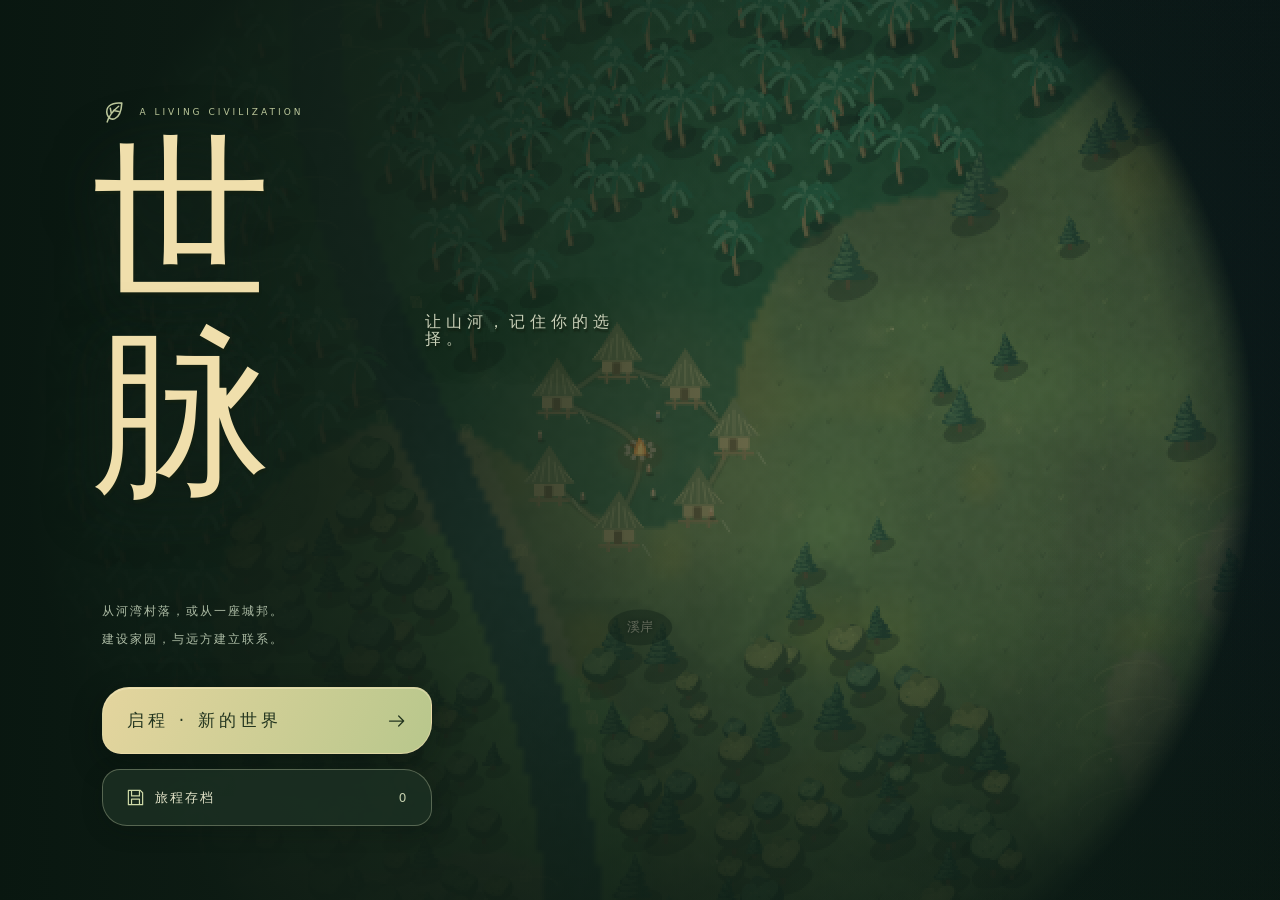
<file: index.html>
<!doctype html>
<html lang="zh-CN">
<head>
  <meta charset="UTF-8">
  <meta name="viewport" content="width=device-width, initial-scale=1, viewport-fit=cover">
  <meta name="theme-color" content="#17251e">
  <link rel="icon" href="data:image/svg+xml,%3Csvg xmlns='http://www.w3.org/2000/svg' viewBox='0 0 32 32'%3E%3Crect width='32' height='32' rx='9' fill='%2317261f'/%3E%3Cpath d='M25 6C9 4 4 12 9 21c7 8 17 1 16-15ZM7 27 22 9' fill='none' stroke='%23b9ca98' stroke-width='2'/%3E%3C/svg%3E">
  <title>世脉</title>
  <link rel="stylesheet" href="styles.css?v=5.12"><link rel="stylesheet" href="residence.css?v=5.12">
</head>
<body>
  <svg class="icon-library" aria-hidden="true" xmlns="http://www.w3.org/2000/svg"><defs>
    <symbol id="i-leaf" viewBox="0 0 24 24"><path d="M19 3C8 2 3 7 5 14c2 7 13 7 14-11Z M5 21c2-7 6-11 11-15 M9 13l-1-5 M11 10l5 1"/></symbol>
    <symbol id="i-home" viewBox="0 0 24 24"><path d="m3 11 9-8 9 8 M5 10v10h14V10 M10 20v-7h4v7"/></symbol>
    <symbol id="i-people" viewBox="0 0 24 24"><circle cx="9" cy="7" r="3"/><path d="M3 21v-3a6 6 0 0 1 12 0v3 M16 5a3 3 0 0 1 0 6 M18 15a5 5 0 0 1 3 5"/></symbol>
    <symbol id="i-food" viewBox="0 0 24 24"><path d="M8 22 16 2 M11 15c-5 0-7-3-6-6 4 0 6 2 6 6Z M13 10C9 9 7 6 9 3c3 1 5 3 4 7Z M13 11c4-4 7-3 8-1-1 3-4 5-9 5 M10 18c5-3 8-2 9 0-2 3-6 4-10 3"/></symbol>
    <symbol id="i-wood" viewBox="0 0 24 24"><path d="m12 2-7 9h4l-6 7h18l-6-7h4L12 2Z M12 18v4"/></symbol>
    <symbol id="i-stone" viewBox="0 0 24 24"><path d="m3 17 3-9 7-4 6 5 3 10-10 2-9-4Z M6 8l7 6 6-5 M13 14l-1 7"/></symbol>
    <symbol id="i-coin" viewBox="0 0 24 24"><circle cx="12" cy="12" r="9"/><path d="M15 7h-4a3 3 0 0 0 0 6h2a2 2 0 0 1 0 4H9 M12 5v14"/></symbol>
    <symbol id="i-build" viewBox="0 0 24 24"><path d="m4 21 11-11 M13 6l5 5 4-4-5-5-4 4Z M3 6l3-3 4 4-3 3-4-4Z M10 13l8 8 3-3-8-8"/></symbol>
    <symbol id="i-policy" viewBox="0 0 24 24"><path d="M7 3h12v14a4 4 0 0 1-4 4H6a3 3 0 0 1 0-6h9v2a4 4 0 0 0 4 4 M7 15V6a3 3 0 0 0-6 0h6 M10 7h6 M10 11h6"/></symbol>
    <symbol id="i-reform" viewBox="0 0 24 24"><path d="M12 22V9 M12 15C5 16 2 12 3 7c6 0 9 3 9 8Z M12 11c0-7 4-10 9-9 0 6-3 9-9 9Z"/></symbol>
    <symbol id="i-report" viewBox="0 0 24 24"><path d="M12 5C8 2 4 3 2 4v15c4-2 7-1 10 1 3-2 6-3 10-1V4c-3-1-6-2-10 1Zm0 0v15 M5 8l4 1 M5 12l4 1 M15 9l4-1 M15 13l4-1"/></symbol>
    <symbol id="i-compass" viewBox="0 0 24 24"><circle cx="12" cy="12" r="10"/><path d="m16 7-2 7-7 3 3-7 6-3Z M12 0v3 M12 21v3"/></symbol>
    <symbol id="i-close" viewBox="0 0 24 24"><path d="m6 6 12 12 M18 6 6 18"/></symbol>
    <symbol id="i-plus" viewBox="0 0 24 24"><path d="M12 4v16 M4 12h16"/></symbol>
    <symbol id="i-minus" viewBox="0 0 24 24"><path d="M5 12h14"/></symbol>
    <symbol id="i-arrow" viewBox="0 0 24 24"><path d="M3 12h17 M14 6l6 6-6 6"/></symbol>
    <symbol id="i-menu" viewBox="0 0 24 24"><path d="M5 7h14 M5 12h10 M5 17h14"/></symbol>
    <symbol id="i-play" viewBox="0 0 24 24"><path d="m8 4 12 8-12 8V4Z"/></symbol>
    <symbol id="i-pause" viewBox="0 0 24 24"><path d="M8 5v14 M16 5v14"/></symbol>
    <symbol id="i-save" viewBox="0 0 24 24"><path d="M4 3h14l3 3v15H3V3h1Z M7 3v7h10V3 M7 21v-7h10v7"/></symbol>
    <symbol id="i-water" viewBox="0 0 24 24"><path d="M12 2C9 7 5 10 5 15a7 7 0 0 0 14 0c0-5-4-8-7-13Z M8 15a4 4 0 0 0 4 4"/></symbol>
    <symbol id="i-sun" viewBox="0 0 24 24"><circle cx="12" cy="12" r="5"/><path d="M12 1v3 M12 20v3 M1 12h3 M20 12h3 M4 4l2 2 M18 18l2 2 M20 4l-2 2 M6 18l-2 2"/></symbol>
    <symbol id="i-check" viewBox="0 0 24 24"><path d="m4 12 5 5L20 6"/></symbol>
    <symbol id="i-shield" viewBox="0 0 24 24"><path d="M12 2c3 2 6 3 9 3v7c-1 5-4 8-9 10-5-2-8-5-9-10V5c3 0 6-1 9-3Z M12 7v10 M8 12h8"/></symbol>
    <symbol id="i-tower" viewBox="0 0 24 24"><path d="M4 3v5l3 3-1 11h12l-1-11 3-3V3h-4v3h-3V3h-3v3H7V3H4Z M10 22v-6h4v6"/></symbol>
    <symbol id="i-mill" viewBox="0 0 24 24"><path d="m9 12-2 10h10l-2-10 M12 10V2l4 3-4 5Zm0 0 8 1-3 4-5-5Zm0 0-2 8-4-3 6-5Zm0 0L4 8l3-4 5 6Z"/></symbol>
    <symbol id="i-warehouse" viewBox="0 0 24 24"><path d="m2 9 10-7 10 7 M4 8v14h16V8 M8 22V12h8v10 M8 16h8 M8 19h8"/></symbol>
    <symbol id="i-apartments" viewBox="0 0 24 24"><path d="M5 22V3h14v19 M2 22h20 M9 7h1 M14 7h1 M9 11h1 M14 11h1 M9 15h1 M14 15h1 M10 22v-4h4v4"/></symbol>
    <symbol id="i-health" viewBox="0 0 24 24"><path d="M4 22V7h16v15 M2 22h20 M9 7V2h6v5 M9 12h6 M12 9v6 M9 22v-4h6v4"/></symbol>
    <symbol id="i-industry" viewBox="0 0 24 24"><path d="M3 22V11l6-5v6l6-5v6h6v9H3Z M17 13V2h3l1 11 M7 17h1 M12 17h1 M17 17h1"/></symbol>
    <symbol id="i-rail" viewBox="0 0 24 24"><path d="M6 3h12v14H6V3Z M6 10h12 M9 6h6 M8 14h1 M15 14h1 M8 17 4 22 M16 17l4 5 M6 20h12"/></symbol>
    <symbol id="i-bank" viewBox="0 0 24 24"><path d="m2 8 10-6 10 6H2Z M4 21h16 M3 18h18 M6 10v7 M10 10v7 M14 10v7 M18 10v7"/></symbol>
    <symbol id="i-market" viewBox="0 0 24 24"><path d="M3 8h18l-2-5H5L3 8Z M4 8v13h16V8 M8 21v-8h8v8 M3 8c0 5 5 5 5 0 0 5 8 5 8 0 0 5 5 5 5 0"/></symbol>
    <symbol id="i-post" viewBox="0 0 24 24"><path d="M3 5h18v14H3V5Z m0 1 9 7 9-7 M3 19l6-6 M21 19l-6-6"/></symbol>
    <symbol id="i-culture" viewBox="0 0 24 24"><path d="M12 2v4 M8 6h8 M5 10l7-4 7 4 M6 11v8 M10 11v8 M14 11v8 M18 11v8 M3 22h18 M4 19h16"/></symbol>
    <symbol id="i-crown" viewBox="0 0 24 24"><path d="m3 6 5 5 4-8 4 8 5-5-3 13H6L3 6Z M6 22h12"/></symbol>
    <symbol id="i-war" viewBox="0 0 24 24"><path d="m3 3 5 1 12 15 M21 3l-5 1L4 19 M4 14l6 6 M14 20l6-6 M3 21l3-3 M18 18l3 3"/></symbol>
  </defs></svg>

  <main id="game" aria-label="文明世界">
    <canvas id="worldMap" aria-label="可拖动和缩放的世界地图"></canvas>
    <div class="world-vignette" aria-hidden="true"></div>

    <header id="hud" class="hud hidden">
      <div class="identity glass">
        <button id="menuButton" class="brand-button" title="存档与菜单" aria-label="存档与菜单"><svg><use href="#i-leaf"/></svg></button>
        <div><strong id="settlementName">溪岸</strong><span id="stageLabel">河畔营地</span></div>
      </div>
      <div class="resources glass" aria-label="聚落资源">
        <button class="resource" data-stat="population" title="人口与住房"><svg><use href="#i-people"/></svg><span><b id="populationValue">36</b><small>人口</small></span></button>
        <button class="resource" data-stat="food" title="粮食收支"><svg><use href="#i-food"/></svg><span><b id="foodValue">120</b><small>粮食</small></span></button>
        <button class="resource" data-stat="wood" title="木材收支"><svg><use href="#i-wood"/></svg><span><b id="woodValue">100</b><small>木材</small></span></button>
        <button class="resource" data-stat="stone" title="石材收支"><svg><use href="#i-stone"/></svg><span><b id="stoneValue">48</b><small>石材</small></span></button>
        <button class="resource hidden" data-stat="treasury" title="国库与预算"><svg><use href="#i-coin"/></svg><span><b id="treasuryValue">0</b><small>国库</small></span></button>
        <button class="resource warehouse-button" data-panel="warehouse" title="仓库" aria-label="仓库"><svg><use href="#i-warehouse"/></svg></button>
      </div>
      <nav class="toolbar glass" aria-label="治理操作">
        <button class="tool-button" data-panel="build" title="建设 B"><svg><use href="#i-build"/></svg><span>建设</span></button>
        <button id="officeButton" class="tool-button hidden" title="返回市政大厅"><svg><use href="#i-home"/></svg><span>办公室</span></button><button id="cabinetButton" class="tool-button hidden" data-panel="cabinet" title="执政与来信"><svg><use href="#i-policy"/></svg><span>执政</span></button><button class="tool-button" data-panel="development" title="发展路径"><svg><use href="#i-leaf"/></svg><span>发展</span></button><button class="tool-button" data-panel="policy" title="政策 P"><svg><use href="#i-policy"/></svg><span>政策</span></button>
        <button class="tool-button" data-panel="reform" title="制度"><svg><use href="#i-reform"/></svg><span>制度</span></button>
        <button class="tool-button" data-panel="report" title="报告 R"><svg><use href="#i-report"/></svg><span>报告</span><i id="reportBadge" class="badge hidden"></i></button>
        <button id="exploreButton" class="tool-button" title="探索 E"><svg><use href="#i-compass"/></svg><span>探索</span></button>
        <button class="tool-button" data-panel="automation" title="委托建设"><svg><use href="#i-build"/></svg><span>委托</span></button>
        <button class="tool-button" data-panel="hostile" title="周边势力"><svg><use href="#i-compass"/></svg><span>势力</span></button>
      </nav>
    </header>

    <div id="mapContext" class="map-context hidden"><span class="eyebrow" id="mapLevelLabel">聚落近景</span><p id="mapSubtitle">溪岸 · 河谷平原</p></div>
    <aside id="detailPanel" class="detail-panel glass hidden" aria-label="所选项目详情"></aside>

    <div id="mapControls" class="map-controls hidden">
      <div class="view-levels glass" aria-label="地图层级"><button data-level="world" title="世界地图">世界</button><button data-level="region" title="地区地图">地区</button><button data-level="village" class="active" title="查看每间房屋">聚落</button></div>
      <div class="zoom-controls glass"><button id="zoomOut" title="缩小" aria-label="缩小"><svg><use href="#i-minus"/></svg></button><button id="homeView" title="回到聚落" aria-label="回到聚落"><svg><use href="#i-home"/></svg></button><button id="zoomIn" title="放大" aria-label="放大"><svg><use href="#i-plus"/></svg></button></div>
      <div class="map-scale"><span></span><small id="scaleLabel">100 m</small></div>
    </div>

    <div id="timeControls" class="time-controls glass hidden">
      <div class="calendar"><strong id="yearLabel">纪元 0 年</strong><span id="seasonLabel">暂停</span></div>
      <button id="playButton" class="play-button" title="开始 / 暂停 空格" aria-label="开始时间"><svg><use id="playUse" href="#i-play"/></svg></button>
      <div class="speed-options" aria-label="时间速度"><button data-speed="1" class="active">1×</button><button data-speed="5">5×</button><button data-speed="12">12×</button></div>
    </div>

    <div id="importantEventBackdrop" class="important-event-backdrop hidden" aria-hidden="true"></div>
    <section id="eventPopup" class="event-popup glass hidden" aria-live="polite"></section>
    <div id="onboarding" class="onboarding glass hidden"><span class="guide-mark">01</span><div><strong id="guideTitle">先看看这处河湾</strong><p id="guideText">拖动画面，滚轮靠近屋舍。点击顶部的建设，种下第一片农田。</p></div><button id="dismissGuide" class="icon-button" title="关闭提示" aria-label="关闭提示"><svg><use href="#i-close"/></svg></button></div>
    <div id="placementBar" class="placement-bar glass hidden"><svg><use href="#i-build"/></svg><span id="placementText"></span><button id="cancelPlacement" class="icon-button" title="取消放置" aria-label="取消放置"><svg><use href="#i-close"/></svg></button></div>
    <div id="toastRegion" class="toast hidden" role="status"></div>
  </main>

  <section id="startScreen" class="start-screen" aria-label="启动界面">
    <div class="start-shade"></div>
    <div class="start-content"><div class="start-overline"><svg><use href="#i-leaf"/></svg><span>A LIVING CIVILIZATION</span></div><h1>世脉<span>让山河，记住你的选择。</span></h1><p class="start-description">从河湾村落，或从一座城邦。<br>建设家园，与远方建立联系。</p>
      <div class="start-actions"><button id="continueButton" class="continue-button hidden"><span><small>继续旅程</small><strong id="continueName"></strong><em id="continueMeta"></em></span><svg><use href="#i-arrow"/></svg></button><button id="newGameButton" class="new-game-button"><span>启程 · 新的世界</span><svg><use href="#i-arrow"/></svg></button><button id="loadGameButton" class="load-button"><svg><use href="#i-save"/></svg><span>旅程存档</span><small id="saveCount">0</small></button></div>
    </div>
  </section>

  <div id="dialogBackdrop" class="dialog-backdrop hidden"><section id="dialog" class="dialog glass" role="dialog" aria-modal="true" aria-labelledby="dialogTitle"></section></div>
  <script src="terrain.js?v=5.12"></script><script src="society.js?v=5.12"></script><script src="warfare.js?v=5.12"></script><script src="logistics.js?v=5.12"></script><script src="minerals.js?v=5.12"></script><script src="economy.js?v=5.12"></script><script src="politics.js?v=5.12"></script><script src="territory.js?v=5.12"></script><script src="nations.js?v=5.12"></script><script src="statecraft.js?v=5.12"></script><script src="engine.js?v=5.12"></script><script src="governance-mode.js?v=5.12"></script><script src="world.js?v=5.12"></script><script src="storage.js?v=5.12"></script><script src="residence.js?v=5.12"></script><script src="app.js?v=5.12"></script>
</body>
</html>
</file>
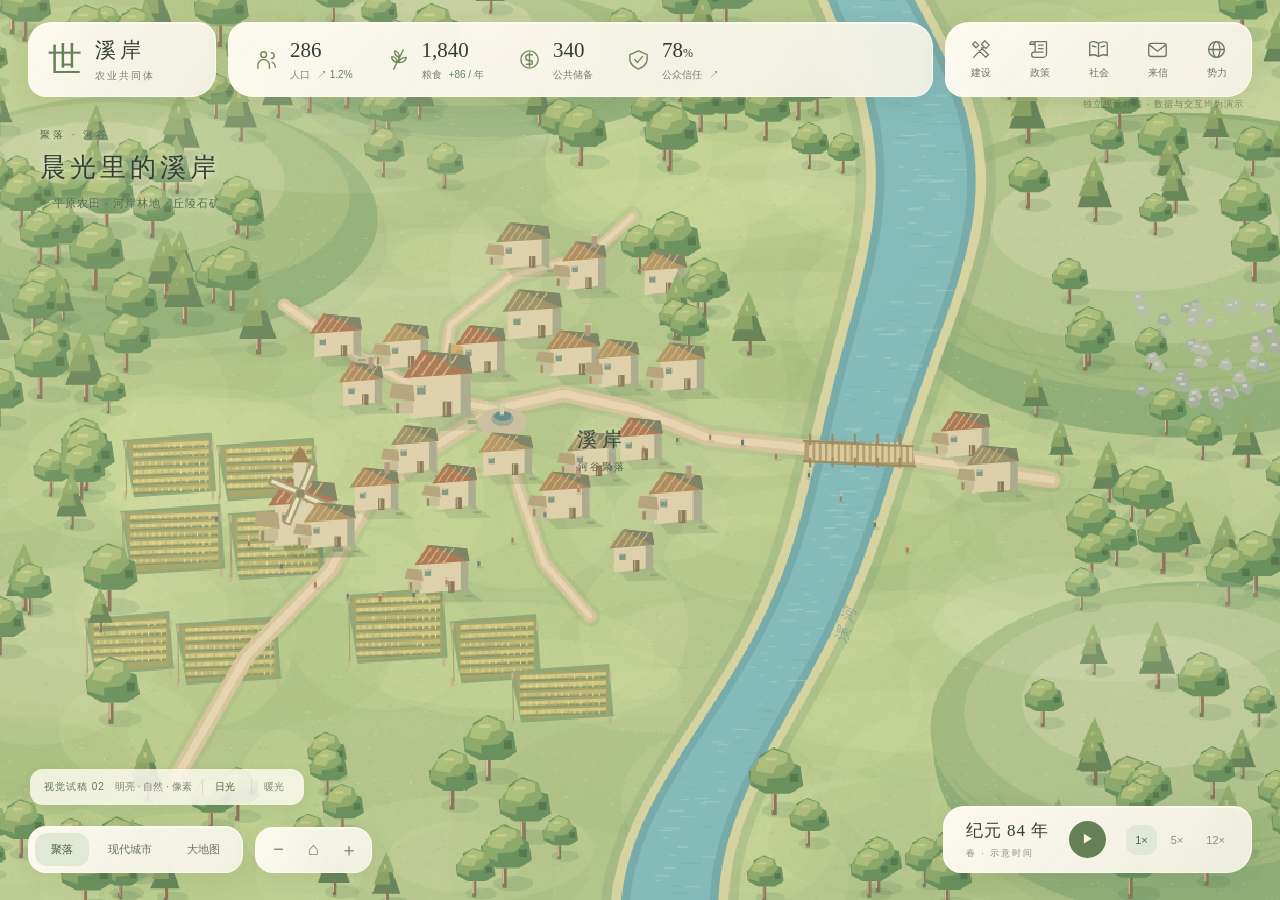
<file: deliverables/ui-preview/index.html>
<!doctype html>
<html lang="zh-CN"><head><meta charset="utf-8"><meta name="viewport" content="width=device-width,initial-scale=1"><title>世脉 · UI 视觉试稿</title><style>
:root{--ink:#343e35;--muted:#7a8070;--paper:#fbf7e9;--line:#d9ddca;--accent:#546d4a;--gold:#ab804b}*{box-sizing:border-box}body{margin:0;overflow:hidden;background:#95b67b;color:var(--ink);font:14px 'PingFang SC','Microsoft YaHei',sans-serif}button{font:inherit;color:inherit;cursor:pointer;border:0}button:focus-visible{outline:2px solid #916b3d;outline-offset:3px}#map{position:fixed;inset:0;width:100%;height:100%;image-rendering:pixelated;cursor:grab}#map:active{cursor:grabbing}.light{position:fixed;inset:0;pointer-events:none;background:linear-gradient(135deg,#fff7c916,transparent 50%,#4c78650b)}.paper{background:linear-gradient(130deg,#fffcf2f5,#f5f2e5ed);border:1px solid #fffff0a8;box-shadow:0 6px 25px #344c2a18,0 1px 0 #fff9 inset;backdrop-filter:blur(16px)}.top{position:fixed;top:22px;left:28px;right:28px;display:flex;gap:12px;align-items:stretch}.identity{border-radius:23px 18px 25px 18px;display:flex;align-items:center;gap:13px;padding:13px 24px 13px 19px;min-width:188px}.seal{font:34px 'Songti SC',serif;color:#648157}.identity b{font:21px 'Songti SC',serif;letter-spacing:4px}.identity small{display:block;font-size:10px;color:var(--muted);margin-top:5px;letter-spacing:2px}.stats{display:flex;gap:34px;padding:13px 26px;align-items:center;border-radius:19px 25px 19px 25px;flex:1}.stat{display:flex;align-items:center;gap:12px}.stat svg{width:23px;height:23px;stroke:#758b5e;fill:none;stroke-width:1.5}.stat strong{font:21px Georgia,serif;display:block}.stat small{font-size:10px;color:var(--muted);margin-top:5px;display:block}.growth{color:#648258;margin-left:7px}.tools{display:flex;align-items:center;gap:6px;padding:8px;border-radius:24px 19px 25px 18px}.tools button{width:53px;height:54px;background:none;border-radius:16px;display:grid;place-content:center;gap:6px;color:#6c7666;font-size:10px}.tools button:hover,.tools button.active{background:#e2e8d6;color:#405b38}.tools svg{width:21px;height:21px;stroke:currentColor;fill:none;stroke-width:1.5;justify-self:center}.context{position:fixed;top:125px;left:40px;text-shadow:0 1px 8px #f1f6da}.context small{letter-spacing:3px;color:#4e6743;font-size:10px}.context h1{font:26px 'Songti SC',serif;letter-spacing:4px;font-weight:400;margin:8px 0}.context p{font-size:11px;letter-spacing:1px;color:#536c49}.context .dot{display:inline-block;width:6px;height:6px;border-radius:50%;background:#68824e;margin:0 7px 2px 0}.city-label{position:fixed;left:47%;top:50%;transform:translate(-50%,-50%);text-align:center;pointer-events:none}.city-label b{font:20px 'Songti SC',serif;letter-spacing:5px;text-shadow:0 1px 8px #fff9;color:#384c32}.city-label small{display:block;margin-top:7px;font-size:10px;letter-spacing:2px;color:#4d6444}.side{position:fixed;top:122px;right:28px;width:322px;max-height:calc(100vh - 225px);overflow:auto;border-radius:28px 21px 30px 19px;padding:25px;display:none}.side.visible{display:block}.section-head{display:flex;align-items:center;justify-content:space-between;margin-bottom:22px}.eyebrow{font-size:10px;letter-spacing:2px;color:#8a927b}.side h2{font:25px 'Songti SC',serif;font-weight:400;letter-spacing:3px;margin:9px 0 0}.close{background:#e6eadc;width:30px;height:30px;border-radius:50%;font-size:19px;color:#6c7a63}.region-photo{height:95px;position:relative;border-radius:14px;background:linear-gradient(165deg,#dce5b9,#a1bb78);overflow:hidden;margin-bottom:18px}.region-photo:before,.region-photo:after{content:'';position:absolute;border-radius:50%;background:#759c65;width:260px;height:100px;left:-30px;top:35px;transform:rotate(-12deg)}.region-photo:after{background:#8eac6e;left:85px;top:35px;transform:rotate(15deg)}.region-photo span{position:absolute;z-index:1;left:17px;bottom:14px;color:#f8f8e6;font-size:11px;letter-spacing:2px}.tags{display:flex;gap:6px;flex-wrap:wrap;margin-bottom:20px}.tag{padding:6px 9px;border-radius:20px;font-size:10px;background:#e6ead8;color:#687951}.values{display:grid;grid-template-columns:1fr 1fr;gap:23px 12px;padding:0 0 22px;margin-bottom:20px;border-bottom:1px solid var(--line)}.values small{display:block;font-size:10px;color:var(--muted);margin-bottom:8px}.values b{font:23px Georgia,serif;font-weight:400}.values em{font-style:normal;font-size:10px;color:#7c886e;margin-left:5px}.section-title{font-size:11px;color:#77816a;letter-spacing:2px;margin:19px 0 13px}.row{display:flex;align-items:center;justify-content:space-between;margin:16px 0;font-size:12px}.row strong{font-weight:400;color:#6c815b}.bar{height:5px;border-radius:8px;background:#e2e5d5;margin-top:9px;overflow:hidden}.bar i{display:block;height:100%;background:#8da376;border-radius:8px}.primary{display:block;background:#617a50;color:#fffbed;padding:13px 20px;border-radius:14px 18px 15px 17px;width:100%;margin-top:20px;letter-spacing:2px;box-shadow:0 3px 8px #43583614}.primary:hover{background:#4d6841}.secondary{background:#e6eadc;color:#5c6f4f;padding:12px 16px;border-radius:13px;flex:1}.actions{display:flex;gap:9px;margin-top:12px}.policy-item{padding:14px;background:#e8ecdf8a;border-radius:14px;margin:12px 0}.policy-item h3{font:16px 'Songti SC',serif;margin:0 0 12px}.policy-meta{font-size:10px;color:#808874;display:flex;justify-content:space-between}.policy-item p{font-size:11px;line-height:1.8;color:#7b826e;margin-bottom:0}.letter{line-height:2;font:14px/2.1 'Songti SC',serif;color:#66705b}.letter-sign{text-align:right;font-size:12px;line-height:1.9;margin-top:25px;color:#777c69}.bottom{position:fixed;left:28px;bottom:27px;display:flex;gap:12px;align-items:center}.view-switch{display:flex;gap:3px;padding:6px;border-radius:18px}.view-switch button{padding:9px 16px;border-radius:12px;background:none;color:#68765e;font-size:11px}.view-switch button.active{background:#e1e8d4;color:#475e3d}.zoom{display:flex;gap:4px;padding:7px;border-radius:18px}.zoom button{background:none;width:31px;height:30px;font-size:18px;color:#738265}.time{position:fixed;right:28px;bottom:27px;display:flex;gap:20px;align-items:center;padding:12px 17px 12px 22px;border-radius:21px 18px 25px 18px}.time .year{font:17px 'Songti SC',serif;letter-spacing:1px}.time small{display:block;color:#8b907e;font:9px sans-serif;margin-top:5px;letter-spacing:2px}.play{width:37px;height:37px;border-radius:50%;background:#658056;color:#fff8de;font-size:12px}.speeds{display:flex;gap:5px}.speeds button{background:none;font-size:11px;color:#8c927f;border-radius:10px;padding:9px}.speeds button.active{background:#e2e8d6;color:#536c47}.review{position:fixed;bottom:95px;left:30px;display:flex;gap:10px;align-items:center;padding:10px 14px;border-radius:13px;background:#fcfaedda;font-size:10px;color:#7f8774;box-shadow:0 3px 12px #3a542413}.review b{font-weight:500;color:#657557;letter-spacing:1px}.review button{background:none;color:#7d8b70;font-size:10px;border-left:1px solid #d5dcc6;padding-left:12px}.review button.active{color:#495f3b}.map-tip{position:fixed;bottom:110px;left:50%;transform:translateX(-50%);font-size:10px;color:#526b44;background:#f5f6dfc9;border-radius:20px;padding:9px 16px;pointer-events:none;opacity:0;transition:opacity .2s}.map-tip.show{opacity:1}.chip{position:fixed;top:42%;left:32%;padding:7px 12px;border-radius:13px;background:#fcf9ebdf;font-size:10px;box-shadow:0 3px 10px #344d2520;pointer-events:none;display:none}.chip.visible{display:block}.overview-key{position:fixed;left:42px;top:235px;display:none;color:#526548;font-size:11px;line-height:2.3}.overview-key.visible{display:block}.overview-key i{display:inline-block;width:18px;height:2px;margin:0 9px 3px 0;background:#fffbe7}.overview-key div:nth-child(2) i{background:#ede4b5}.preview-banner{position:fixed;top:98px;right:36px;font-size:9px;color:#556d48;letter-spacing:1px;opacity:.7}.notice{position:fixed;bottom:96px;right:29px;width:310px;border-radius:20px;padding:17px 20px;display:none}.notice.visible{display:block}.notice small{font-size:9px;letter-spacing:2px;color:#9b8a63}.notice h3{font:18px 'Songti SC',serif;margin:11px 0 7px}.notice p{font-size:11px;line-height:1.8;color:#7e856f;margin:0}.notice button{font-size:10px;background:none;color:#637952;padding:10px 0 0}.trees-legend{font-size:10px;line-height:1.8;color:#8c927e;margin-top:18px}svg{fill:none;stroke:currentColor;stroke-width:1.6;stroke-linecap:round;stroke-linejoin:round}.icons{position:absolute;width:0;height:0;overflow:hidden}@media(max-width:1150px){.stats{gap:20px}.top{gap:8px}.tools button{width:43px}.stat strong{font-size:18px}.identity{min-width:155px}.stats{padding-inline:18px}.stat{gap:8px}}@media(max-width:900px){.top{flex-wrap:wrap;left:14px;right:14px;top:14px}.identity{min-width:135px;padding:10px 14px}.stats{gap:15px}.stat svg{display:none}.stat strong{font-size:17px}.tools{margin-left:auto}.context{top:177px;left:25px}.side{top:175px;right:14px;width:300px;max-height:calc(100vh - 280px)}.preview-banner{display:none}.stat:nth-child(4){display:none}.bottom{left:14px;bottom:16px}.time{right:14px;bottom:16px;gap:10px}.review{left:16px;bottom:87px}.view-switch button{padding:9px 11px}.zoom{display:none}}@media(max-width:560px){.top .identity{min-width:100px;padding:10px}.seal{display:none}.identity b{font-size:19px}.identity small{font-size:8px}.stats{gap:14px;padding-inline:13px}.stats small{font-size:8px}.tools button{width:45px;height:44px}.tools svg{width:18px;height:18px}.context h1{font-size:21px}.side{width:min(300px,calc(100vw - 28px));padding:20px;top:166px}.time{padding:9px 12px}.time .year{font-size:13px}.speeds button{padding:6px}.time .speeds button:not(.active){display:none}.review{font-size:9px;gap:6px;max-width:calc(100vw - 32px)}.review button{font-size:9px}.context p{max-width:130px;line-height:1.8}.notice{right:14px;width:270px}.city-label{left:40%;top:58%}.view-switch button{font-size:10px;padding:9px}.bottom{gap:5px}}

/* Review 02: settlement inspector and policy workspace. */
.side{border-radius:17px;padding:25px;box-shadow:0 12px 40px #31472c24;background:#faf8edf5}.side.settlement-panel{width:354px}.side.policy-workbench{width:min(740px,calc(100vw - 56px));padding:0;top:122px}.policy-workbench>.section-head{padding:23px 26px 20px;margin:0;border-bottom:1px solid #d9ddca}.section-head h2{font-size:25px;letter-spacing:2px}.settlement-summary{display:flex;gap:7px;align-items:center;font-size:11px;color:#718067;margin-top:-9px;margin-bottom:23px}.settlement-summary>span:last-child{margin-left:auto;color:#909580}.status-dot{width:6px;height:6px;background:#839769;border-radius:50%}.panel-tabs,.editor-tabs{display:flex;border-bottom:1px solid #d9ddca;gap:22px}.panel-tabs button,.editor-tabs button{padding:12px 0;background:none;color:#929982;font-size:12px;border-bottom:2px solid transparent}.panel-tabs button.active,.editor-tabs button.active{color:#40583a;border-color:#71895a}.population-lead{display:flex;align-items:center;justify-content:space-between;padding:25px 0 22px}.population-lead span{font-size:11px;color:#848b78}.population-lead b{display:block;font:42px Georgia,serif;margin-top:9px;letter-spacing:-1px}.population-lead b small{font:11px sans-serif;margin-left:9px;color:#89917b}.population-lead .trend{background:#e7eddb;color:#6e835a;padding:6px 9px;border-radius:7px;font-size:10px}.occupancy{padding-bottom:21px;border-bottom:1px solid #dde0d1}.occupancy>div:first-child{display:flex;justify-content:space-between;font-size:11px}.occupancy b{font-weight:500}.occupancy b small{color:#9b9f8c}.segmented{display:flex;gap:3px;margin:13px 0 8px}.segmented i{height:13px;flex:1;background:#e3e6d7;border-radius:2px}.segmented i.filled{background:#a2b383}.occupancy>small{font-size:10px;color:#969c88}.settlement-metrics{display:grid;grid-template-columns:1fr 1fr;gap:23px;padding:23px 0}.settlement-metrics>div+div{border-left:1px solid #dfe2d4;padding-left:22px}.settlement-metrics span{display:block;font-size:10px;color:#858d78}.settlement-metrics b{display:block;font:26px Georgia;margin:9px 0;color:#536c44}.settlement-metrics small{font:10px sans-serif;margin-left:5px;color:#939b83}.settlement-metrics svg{width:100%;height:23px;color:#9caf81;stroke-width:1.5}.local-issue{display:flex;align-items:center;gap:11px;padding:14px 12px;background:#f0e9d8;border:1px solid #e5d8ba;border-radius:10px}.issue-marker{border:1px solid #b7a47c;border-radius:50%;font-size:11px;width:17px;height:17px;text-align:center;color:#a08b5e}.local-issue h3{font-size:11px;font-weight:500;margin:0 0 6px}.local-issue p{margin:0;font-size:10px;color:#a08f70}.local-issue button{margin-left:auto;background:none;font-size:19px;color:#98855d}.district-heading{display:flex;justify-content:space-between;margin:23px 0 14px;font-size:10px;color:#858e76}.district-heading>span+span{color:#a1a591}.district-strip{display:flex;gap:3px;height:9px}.district-strip i{border-radius:2px}.district-legend{display:flex;gap:9px;font-size:9px;color:#8e9680;margin-top:11px}.panel-footer{display:flex;gap:10px;border-top:1px solid #dfe2d4;margin-top:25px;padding-top:18px}.panel-footer button{margin:0;flex:1;font-size:12px;letter-spacing:0;border-radius:9px;padding:13px}.land-detail{padding-top:25px}.land-detail>span{font-size:10px;color:#899278}.land-detail h3{font:20px 'Songti SC',serif}.land-detail .row small{font-size:10px;color:#9ca48d}.facility-list{padding:10px 0}.facility-list button{width:100%;background:none;display:flex;justify-content:space-between;align-items:center;padding:22px 0;border-bottom:1px solid #e2e5d7;text-align:left;font-size:13px}.facility-list small{display:block;margin-top:8px;color:#939b84;font-size:10px}.facility-list b{font:25px Georgia;color:#657950}.facility-list i{font:17px sans-serif;color:#a0a78f;margin-left:10px}.policy-layout{display:grid;grid-template-columns:205px 1fr;min-height:500px}.policy-sidebar{background:#f0f2e7;border-right:1px solid #dce1ce;padding:19px 14px;display:flex;flex-direction:column;gap:8px}.new-policy{background:#596f49;color:#fffbed;padding:12px;border-radius:8px;font-size:12px;margin-bottom:14px}.list-caption{font-size:9px;color:#929a83;letter-spacing:1px;margin:0 8px 9px}.policy-select{padding:15px 12px;text-align:left;border-radius:8px;background:none;border:1px solid transparent}.policy-select.active{background:#fffdf4;border-color:#d7dfc7;box-shadow:0 2px 6px #47582b08}.policy-select span{font-size:12px;display:block}.policy-select small{font-size:10px;display:flex;justify-content:space-between;color:#8d977d;margin-top:11px}.tiny-status{display:inline-block;width:5px;height:5px;background:#94a77b;border-radius:50%;align-self:center}.tiny-status.paused{background:#b2ac95}.policy-side-bottom{margin-top:auto;padding:25px 8px 0;font-size:9px;color:#9ca48d}.policy-side-bottom button{display:block;margin-top:8px;background:none;padding:5px 0;font-size:11px;color:#6c7d5c}.policy-editor{padding:25px 27px}.editor-heading{display:flex;justify-content:space-between;align-items:center;gap:10px;margin-bottom:13px}.editor-heading .eyebrow{font-size:9px;letter-spacing:1px}.policy-name-input{display:block;width:100%;background:none;border:0;border-bottom:1px solid transparent;font:23px 'Songti SC',serif;color:#394b33;padding:8px 0}.policy-name-input:focus{outline:none;border-bottom-color:#92a17d}.pause-policy{background:none;border:1px solid #d3dac5;padding:7px 12px;border-radius:7px;font-size:10px;flex-shrink:0;color:#79876a}.editor-tabs{gap:25px;margin-bottom:22px}.field-label{display:block;font-size:10px;color:#89927a;margin:20px 0 11px}.field-label select{display:block;width:100%;margin-top:10px;border:1px solid #d9dfcd;background:#fffdf5;border-radius:7px;padding:10px 12px;font:12px sans-serif;color:#58684b}.field-pair{display:grid;grid-template-columns:1fr 1fr;gap:15px}.clause-stack{display:grid;gap:8px}.clause{display:flex;align-items:center;gap:10px;border:1px dashed #ced8be;background:none;padding:12px 11px;border-radius:7px;font-size:11px;text-align:left;color:#8d987f}.clause.enabled{border-style:solid;border-color:#c8d4b6;background:#edf1e3;color:#536844}.clause-check{font-size:12px}.clause small{margin-left:auto;font-size:9px;color:#9ba48c}.range-heading{display:block;font-size:11px;color:#758465;margin:23px 0}.range-heading output{float:right;color:#4d653f}.range-heading input{display:block;accent-color:#7c9461;width:100%;margin:14px 0 0;height:5px}.policy-estimate{display:flex;gap:24px;border-top:1px solid #dce1ce;padding-top:17px}.policy-estimate>div{flex:1}.policy-estimate span{font-size:9px;color:#939b85;display:block}.policy-estimate b{font-size:13px;font-weight:500;color:#657752;margin-top:8px;display:block}.policy-caution{font-size:10px;color:#a08e69;line-height:1.7;margin-top:17px}.editor-footer{display:flex;gap:16px;align-items:center;margin-top:22px}.editor-footer .primary{width:auto;margin:0;margin-left:auto;padding:12px 19px;border-radius:8px;letter-spacing:0;font-size:12px}.text-action{background:none;color:#98a087;font-size:10px;padding:10px 0}.effect-summary{padding:10px 0 22px}.effect-summary>div:first-child{display:flex;justify-content:space-between;align-items:center;font-size:11px;color:#7f8d71}.effect-summary b{font:32px Georgia;color:#60764d}.effect-summary small{font-size:12px}.policy-effect-grid{display:grid;grid-template-columns:1fr 1fr;gap:18px;border-block:1px solid #dce1ce;padding:23px 0}.policy-effect-grid span{display:block;font-size:10px;color:#909a81}.policy-effect-grid b{display:block;font:29px Georgia;color:#687f52;margin-top:13px}.region-effect{display:flex;align-items:center;gap:20px;background:#eef1e5;padding:16px;width:100%;border-radius:8px;font-size:12px}.region-effect>span:last-child{margin-left:auto;font-size:10px;color:#8e9a7e}.region-effect b{font-weight:500;color:#71875b}.simulation-note{font-size:10px;color:#a2a98f;line-height:1.8;margin-top:24px}@media(min-width:1000px){.policy-workbench{max-height:calc(100vh - 235px)}}@media(max-width:900px){.side.policy-workbench{top:175px;width:calc(100vw - 28px);right:14px;max-height:calc(100vh - 280px)}.side.settlement-panel{width:330px}.policy-layout{grid-template-columns:180px 1fr}.policy-editor{padding:22px}}@media(max-width:560px){.side.settlement-panel{width:calc(100vw - 28px)}.policy-layout{display:block}.policy-sidebar{border-right:0;border-bottom:1px solid #dce1ce;display:flex;flex-direction:row;overflow:auto;align-items:center;padding:12px;gap:7px}.new-policy{margin:0;min-width:85px;padding:13px 9px}.list-caption,.policy-side-bottom{display:none}.policy-select{flex-shrink:0;padding:10px;min-width:130px}.policy-select small{margin-top:7px}.policy-editor{padding:22px 20px}.side.policy-workbench>.section-head{padding:18px 20px}.side.policy-workbench{top:166px;max-height:calc(100vh - 265px)}.policy-workbench .section-head h2{font-size:22px}.policy-name-input{font-size:21px}.district-legend{gap:8px}}

.policy-workbench .editor-footer{position:sticky;bottom:-1px;background:#faf8ed;padding:14px 0 3px;border-top:1px solid #dce1ce;z-index:2}.policy-editor{position:relative}.policy-workbench .field-label{margin-top:15px}.policy-workbench .editor-tabs{margin-bottom:16px}.policy-workbench .range-heading{margin-block:18px}.policy-workbench .editor-heading{margin-bottom:7px}.policy-workbench .policy-estimate{padding-top:13px}.policy-workbench .policy-caution{margin-top:13px}
</style></head><body>
<svg class="icons"><defs><symbol id="people" viewBox="0 0 24 24"><circle cx="9" cy="7" r="3"/><path d="M3 21v-3a6 6 0 0112 0v3M17 5a3 3 0 010 6M18 15a5 5 0 013 5"/></symbol><symbol id="grain" viewBox="0 0 24 24"><path d="M7 22L17 2M11 15C4 14 5 9 5 9c5 0 6 6 6 6ZM13 10c-6-2-5-7-5-7 5 1 5 7 5 7ZM12 15c2-6 8-5 8-5-1 6-8 5-8 5Z"/></symbol><symbol id="coin" viewBox="0 0 24 24"><circle cx="12" cy="12" r="9"/><path d="M15 7h-4a3 3 0 000 6h2a2 2 0 010 4H9M12 5v14"/></symbol><symbol id="trust" viewBox="0 0 24 24"><path d="M12 3l9 4v6c-1 5-5 7-9 9-4-2-8-4-9-9V7ZM8 12l3 3 5-6"/></symbol><symbol id="build" viewBox="0 0 24 24"><path d="M4 21L16 9M13 6l5 5 4-4-5-5ZM3 6l3-3 4 4-3 3ZM10 13l8 8 3-3-8-8"/></symbol><symbol id="policy" viewBox="0 0 24 24"><path d="M7 3h13v14a4 4 0 01-4 4H6a3 3 0 010-6h10M7 15V6a3 3 0 00-6 0h6M11 7h5M11 11h5"/></symbol><symbol id="report" viewBox="0 0 24 24"><path d="M12 5C8 2 4 3 2 4v15c4-2 7-1 10 1 3-2 6-3 10-1V4c-3-1-6-2-10 1ZM12 5v15M5 8l4 1M15 9l4-1"/></symbol><symbol id="mail" viewBox="0 0 24 24"><rect x="2" y="5" width="20" height="15" rx="3"/><path d="M3 7l9 7 9-7"/></symbol><symbol id="globe" viewBox="0 0 24 24"><circle cx="12" cy="12" r="9"/><ellipse cx="12" cy="12" rx="4" ry="9"/><path d="M3 12h18"/></symbol></defs></svg>
<canvas id="map"></canvas><div class="light"></div>
<header class="top"><div class="identity paper"><span class="seal">世</span><div><b>溪岸</b><small id="era">农业共同体</small></div></div><div class="stats paper"><div class="stat"><svg><use href="#people"/></svg><div><strong id="population">286</strong><small>人口<span class="growth">↗ 1.2%</span></small></div></div><div class="stat"><svg><use href="#grain"/></svg><div><strong id="food">1,840</strong><small>粮食<span class="growth">+86 / 年</span></small></div></div><div class="stat"><svg><use href="#coin"/></svg><div><strong id="wealth">340</strong><small id="wealthLabel">公共储备</small></div></div><div class="stat"><svg><use href="#trust"/></svg><div><strong>78<span style="font-size:12px">%</span></strong><small>公众信任<span class="growth">↗</span></small></div></div></div><nav class="tools paper"><button data-panel="build"><svg><use href="#build"/></svg>建设</button><button data-panel="policy"><svg><use href="#policy"/></svg>政策</button><button data-panel="report"><svg><use href="#report"/></svg>社会</button><button data-panel="mail"><svg><use href="#mail"/></svg>来信</button><button data-panel="foreign"><svg><use href="#globe"/></svg>势力</button></nav></header>
<div class="preview-banner">独立视觉样稿 · 数据与交互均为演示</div>
<div class="context"><small id="level">聚落 · 河谷</small><h1 id="regionTitle">晨光里的溪岸</h1><p id="regionDesc"><span class="dot"></span>平原农田 · 河岸林地 · 丘陵石矿</p></div>
<div class="city-label"><b id="cityName">溪岸</b><small id="citySub">河谷聚落</small></div><div class="chip" id="chip">农田 · 收成稳定</div><div class="overview-key" id="key"><div><i></i>溪岸联邦</div><div><i></i>阿尔登公国</div></div>
<aside class="side paper" id="panel"></aside>
<div class="review"><b>视觉试稿 02</b><span>明亮 · 自然 · 像素</span><button class="active" id="day">日光</button><button id="warm">暖光</button></div>
<div class="bottom"><div class="view-switch paper"><button class="active" data-scene="village">聚落</button><button data-scene="modern">现代城市</button><button data-scene="world">大地图</button></div><div class="zoom paper"><button id="minus">−</button><button id="home">⌂</button><button id="plus">＋</button></div></div>
<div class="time paper"><div class="year" id="year">纪元 84 年<small>春 · 示意时间</small></div><button class="play" id="play">▶</button><div class="speeds"><button class="active">1×</button><button>5×</button><button>12×</button></div></div>
<div class="map-tip" id="tip"></div><div class="notice paper" id="notice"><small>社会纪要</small><h3>春耕开始了</h3><p>谷地新增耕地投入使用，粮食供给趋于充裕。</p><button id="noticeClose">收起</button></div>
<script src="preview.js"></script></body></html>
</file>
<file: styles.css>
:root{color-scheme:dark;--paper:#e9e3d0;--muted:#b7bca7;--sage:#b9ca98;--gold:#d4ba81;--ink:#17261f;--panel:rgba(24,39,30,.94);--line:rgba(211,219,183,.14);font-family:"PingFang SC","Microsoft YaHei",system-ui,sans-serif;font-synthesis:none}
*{box-sizing:border-box}body{margin:0;background:#192a21;color:var(--paper);overflow:hidden}button,input{font:inherit}button{color:inherit;cursor:pointer;border:0;background:transparent;-webkit-tap-highlight-color:transparent}button:disabled{opacity:.42;cursor:not-allowed}button:focus-visible,input:focus-visible{outline:2px solid var(--gold);outline-offset:4px}button, input{transition:background .18s,color .18s,opacity .18s,box-shadow .18s}button:hover:not(:disabled){color:#fff7dc}button svg{pointer-events:none}svg{width:22px;height:22px;fill:none;stroke:currentColor;stroke-width:1.5;stroke-linecap:round;stroke-linejoin:round;flex-shrink:0}.icon-library{position:absolute;width:0;height:0;overflow:hidden}.hidden{display:none!important}#game,#worldMap,.world-vignette{position:fixed;inset:0;width:100%;height:100%}#worldMap{display:block;cursor:grab;touch-action:none}#worldMap:active{cursor:grabbing}.world-vignette{pointer-events:none;background:radial-gradient(ellipse at center,transparent 40%,rgba(8,18,13,.25) 100%)}.glass{background:var(--panel);box-shadow:0 8px 36px #07120b38,inset 0 1px 0 #dce2b715;border:1px solid #d7debd16;backdrop-filter:blur(18px);-webkit-backdrop-filter:blur(18px)}
.hud{position:fixed;z-index:10;top:20px;left:24px;right:24px;display:flex;align-items:center;gap:12px;pointer-events:none}.hud>*{pointer-events:auto}.identity{display:flex;gap:10px;align-items:center;padding:9px 20px 9px 10px;border-radius:25px 30px 24px 16px;min-width:168px}.brand-button{color:var(--sage);display:grid;place-items:center;width:40px;height:40px;border-radius:50%}.brand-button:hover{background:#ffffff0a}.brand-button svg{width:30px;height:30px}.identity strong{font-family:"Songti SC",STSong,serif;font-size:19px;letter-spacing:3px;display:block}.identity span{display:block;font-size:10px;color:var(--muted);margin-top:4px;letter-spacing:1px}.resources{display:flex;align-items:center;padding:9px 16px;border-radius:20px 25px 18px 25px;gap:21px}.resource{display:flex;align-items:center;gap:9px;padding:2px 0;text-align:left}.resource svg{color:var(--sage);width:23px;height:23px}.resource b{font-size:17px;font-weight:500;font-variant-numeric:tabular-nums;display:block;line-height:1.2}.resource small{display:block;font-size:9px;color:var(--muted);margin-top:4px;white-space:nowrap}.toolbar{margin-left:auto;display:flex;padding:6px;gap:3px;border-radius:28px 20px 27px 21px}.tool-button{position:relative;display:flex;flex-direction:column;align-items:center;justify-content:center;gap:4px;min-width:53px;height:52px;border-radius:16px;color:#c8d0b8}.tool-button span{font-size:10px;letter-spacing:1px}.tool-button:hover,.tool-button.active{background:#d1e0a713;color:var(--gold)}.badge{position:absolute;width:5px;height:5px;right:12px;top:6px;background:var(--gold);border-radius:50%}.map-context{position:fixed;top:113px;left:34px;pointer-events:none;text-shadow:0 2px 8px #07160d}.eyebrow{font-size:10px;letter-spacing:3px;color:var(--sage)}.map-context p{font-family:"Songti SC",STSong,serif;font-size:21px;letter-spacing:3px;margin:8px 0;color:#e8e5d1}.detail-panel{position:fixed;z-index:20;top:104px;right:24px;width:350px;max-height:calc(100dvh - 260px);overflow:auto;border-radius:28px 17px 26px 22px;padding:23px 22px;scrollbar-width:thin;scrollbar-color:#8f9c7140 transparent}.panel-header{display:flex;justify-content:space-between;align-items:flex-start;gap:12px;margin-bottom:18px}.panel-header h2{font-family:"Songti SC",STSong,serif;font-size:25px;font-weight:500;letter-spacing:3px;margin:3px 0 7px}.panel-header p{margin:0;font-size:11px;color:var(--muted);line-height:1.7}.icon-button{width:30px;height:30px;display:grid;place-items:center;border-radius:50%;flex-shrink:0;color:var(--muted)}.icon-button svg{width:17px;height:17px}.icon-button:hover{background:#ffffff0a}.section-label{color:var(--gold);font-size:10px;letter-spacing:2px;margin:20px 0 10px}.panel-copy{font-size:12px;line-height:1.9;color:var(--muted)}.project-list{display:flex;flex-direction:column;gap:8px}.project-card{width:100%;padding:13px 12px;display:flex;gap:12px;align-items:flex-start;text-align:left;border-radius:16px 21px 17px 13px;background:#9aae7010;border:1px solid transparent}.project-card:hover:not(:disabled),.project-card.selected{background:#b4c4871b;border-color:#b4c48725}.project-card .project-icon{padding:8px;border-radius:50%;background:#b5cb8910;color:var(--sage)}.project-card .project-icon svg{width:21px;height:21px}.project-main{min-width:0;flex:1}.project-name{font-size:13px;display:flex;align-items:center;justify-content:space-between;gap:8px}.project-name small{font-size:9px;color:var(--muted)}.project-card p{font-size:10px;color:var(--muted);line-height:1.7;margin:5px 0 7px}.costs{display:flex;gap:12px;flex-wrap:wrap;font-size:10px;color:#c6ccaf}.costs span{display:flex;align-items:center;gap:4px}.costs svg{width:13px;height:13px}.costs .insufficient{color:#dfaa88}.locked .project-icon{color:#8e9784}.locked .project-name{color:#a3aa96}.locked p{color:#909b88}.subtle-button{font-size:11px;color:var(--muted);padding:8px 0}.primary-button{background:#b7c995;color:#1a2a1e!important;border-radius:13px 20px 14px 20px;padding:13px 18px;display:flex;align-items:center;justify-content:center;gap:12px;font-size:12px}.primary-button:hover:not(:disabled){background:#cfdda9}.primary-button svg{width:17px;height:17px}.wide{width:100%}.size-options,.choice-row{display:flex;gap:7px;margin:12px 0}.size-options button,.choice-row button{font-size:11px;border-radius:15px;padding:9px 14px;background:#d2deac0b}.size-options .active,.choice-row .active{background:#b6c99227;color:var(--gold)}.selected-project{background:#aabe8010;border-radius:18px;padding:15px;margin:10px 0}.selected-project h3{font-size:15px;font-weight:500;margin:0 0 8px}.selected-project p{font-size:11px;line-height:1.8;color:var(--muted)}.switch{width:32px;height:18px;border-radius:20px;background:#76836535;position:relative;display:inline-block;flex-shrink:0}.switch:after{content:"";position:absolute;left:3px;top:3px;width:12px;height:12px;border-radius:50%;background:#a7b196;transition:transform .2s}.switch.on{background:#b3c68e55}.switch.on:after{transform:translateX(14px);background:var(--sage)}.coverage{height:3px;background:#d0d8af15;border-radius:8px;margin-top:9px;overflow:hidden}.coverage i{display:block;height:100%;background:var(--sage);border-radius:8px;transition:width .5s}.metrics{display:grid;grid-template-columns:1fr 1fr;gap:16px 18px;margin:18px 0}.metric small{display:block;font-size:10px;color:var(--muted);margin-bottom:7px}.metric b{font-weight:400;font-size:23px;font-family:Georgia,serif}.metric em{font-size:10px;color:var(--sage);font-style:normal;margin-left:5px}.report-chart{width:100%;height:100px;stroke-width:2;margin:8px 0}.chart-labels{display:flex;justify-content:space-between;font-size:9px;color:var(--muted)}.history-entry{border-top:1px solid var(--line);padding:12px 0}.history-entry time{font-size:9px;color:var(--muted)}.history-entry h3{font-size:12px;font-weight:500;margin:6px 0}.history-entry p{font-size:11px;color:var(--muted);line-height:1.8;margin:0}.budget-row{margin:19px 0}.budget-row label{display:flex;justify-content:space-between;font-size:12px;margin-bottom:10px}.budget-row input{width:100%;accent-color:var(--sage)}.institution{padding:13px 0;border-bottom:1px solid var(--line)}.institution h3{font-size:13px;font-weight:500;margin:0 0 5px}.institution p{font-size:11px;color:var(--muted);margin:0 0 10px;line-height:1.8}.institution select{width:100%;color:var(--paper);background:#273a2d;border:1px solid var(--line);border-radius:12px;padding:9px;font:inherit;font-size:11px}.institution button{margin-top:8px}.empty-note{font-size:12px;color:var(--muted);line-height:1.9;padding:20px 0}.tag{display:inline-block;font-size:9px;color:var(--sage);background:#b6cc8b12;border-radius:12px;padding:5px 8px;margin:2px}
.map-controls{position:fixed;z-index:11;bottom:25px;left:26px;display:flex;align-items:center;gap:10px}.view-levels,.zoom-controls{display:flex;padding:5px;border-radius:18px 21px 17px 21px}.view-levels button{padding:8px 12px;font-size:10px;color:var(--muted);border-radius:13px}.view-levels button.active{color:var(--paper);background:#d0dda11a}.zoom-controls button{width:33px;height:31px;display:grid;place-items:center;border-radius:12px}.zoom-controls button:hover{background:#ffffff0c}.zoom-controls svg{width:16px;height:16px}.map-scale{margin-left:4px;color:#c5cbb4;text-align:center;text-shadow:0 1px 4px #000}.map-scale span{display:block;width:65px;height:5px;border:1px solid #c5cbb480;border-top:0}.map-scale small{font-size:9px}.time-controls{position:fixed;z-index:12;bottom:25px;right:26px;display:flex;align-items:center;padding:12px 13px 12px 22px;gap:15px;border-radius:23px 28px 19px 25px}.calendar strong{display:block;font-family:"Songti SC",STSong,serif;letter-spacing:1px;font-weight:500;font-size:16px}.calendar span{font-size:9px;color:var(--muted);display:block;margin-top:5px}.play-button{width:35px;height:35px;color:var(--sage);background:#b4c68c12;border-radius:50%;display:grid;place-items:center}.play-button svg{width:18px;height:18px}.speed-options{display:flex;gap:3px}.speed-options button{font-size:10px;padding:8px 6px;color:var(--muted);border-radius:10px}.speed-options button.active{background:#c8d6a51a;color:var(--gold)}.event-popup{position:fixed;right:26px;bottom:116px;width:334px;border-radius:23px 30px 22px 16px;padding:20px 22px;z-index:30;animation:rise .35s ease-out}.event-meta{display:flex;align-items:center;justify-content:space-between;font-size:9px;color:var(--gold);letter-spacing:2px}.event-popup h3{font-family:"Songti SC",STSong,serif;font-size:22px;font-weight:500;letter-spacing:1px;margin:13px 0 10px}.event-popup p{font-size:11px;line-height:1.9;color:#c4cbb5;margin:0}.event-popup footer{display:flex;justify-content:space-between;align-items:center;margin-top:14px;font-size:9px;color:var(--muted)}.event-popup footer button{padding:6px 12px;border-radius:12px;background:#c6d99b17;color:var(--sage);font-size:11px}.event-popup.failure{border-color:#c78e5b55}.onboarding{position:fixed;bottom:113px;left:28px;max-width:365px;padding:17px 15px;display:flex;gap:13px;align-items:flex-start;border-radius:20px 27px 19px 24px;z-index:14}.guide-mark{font-family:Georgia,serif;font-size:28px;font-style:italic;color:#b9ca9870;line-height:1}.onboarding strong{font-family:"Songti SC",STSong,serif;letter-spacing:1px;font-size:16px;font-weight:500}.onboarding p{font-size:10px;line-height:1.9;color:var(--muted);margin:7px 0 0}.placement-bar{position:fixed;bottom:112px;left:50%;transform:translateX(-50%);z-index:25;display:flex;align-items:center;gap:14px;padding:12px 15px 12px 19px;border-radius:22px;color:var(--gold);white-space:nowrap;font-size:12px}.placement-bar>svg{width:19px}.toast{position:fixed;z-index:80;left:50%;top:110px;transform:translateX(-50%);padding:12px 22px;background:#253b2ef5;border:1px solid #cfdbab22;border-radius:22px;color:var(--paper);box-shadow:0 8px 30px #0003;font-size:12px;max-width:90%;text-align:center;animation:rise .2s ease-out}
.start-screen{position:fixed;inset:0;z-index:50;overflow:auto}.start-shade{position:absolute;inset:0;background:linear-gradient(90deg,rgba(12,26,20,.97),rgba(14,30,21,.88) 27%,rgba(15,30,21,.27) 66%,rgba(11,24,17,.16)),linear-gradient(0deg,#0e201bd9,transparent 30%)}.start-content{position:relative;max-width:650px;padding:clamp(65px,10vh,125px) 0 60px clamp(40px,7.5vw,130px)}.start-overline{display:flex;align-items:center;gap:12px;color:#beca9d;font-size:9px;letter-spacing:3px}.start-overline svg{width:25px;height:25px}.start-content h1{font-family:"Songti SC",STSong,"Noto Serif CJK SC",serif;font-size:clamp(80px,8vw,119px);letter-spacing:18px;font-weight:400;line-height:1.1;margin:28px 0 0;color:#ece8d6;text-shadow:0 4px 30px #0c201a44}.start-content h1 span{display:block;font-size:16px;letter-spacing:5px;margin-top:24px;color:#c9d0b8}.start-description{margin:32px 0 34px;font-size:12px;letter-spacing:2px;color:#aebda6;line-height:2.3}.start-actions{max-width:322px;display:flex;flex-direction:column;gap:12px}.continue-button{display:flex;align-items:center;justify-content:space-between;text-align:left;padding:17px 23px;border-radius:18px 28px 18px 26px;background:#b2c88e18;border:1px solid #c0ce9b33}.continue-button small{display:block;font-size:9px;letter-spacing:3px;color:var(--sage)}.continue-button strong{font-family:"Songti SC",STSong,serif;font-size:22px;font-weight:400;display:block;margin:7px 0;letter-spacing:2px}.continue-button em{font-size:9px;display:block;color:var(--muted);font-style:normal}.continue-button>svg{color:var(--sage)}.new-game-button{display:flex;justify-content:space-between;align-items:center;padding:19px 24px;background:#c2d19e;color:#243422!important;border-radius:22px 17px 26px 17px;font-size:14px;letter-spacing:3px;box-shadow:0 5px 30px #0002}.new-game-button:hover{background:#d3ddb5}.new-game-button svg{width:20px}.load-button{padding:12px 5px;display:flex;align-items:center;gap:10px;color:#bdc8af;font-size:11px;letter-spacing:2px}.load-button svg{width:17px;height:17px}.load-button small{margin-left:auto;color:#8f9d88;font-size:10px}.start-note{font-size:9px;letter-spacing:3px;color:#8a9d87;margin-top:34px}.start-caption{position:absolute;bottom:75px;right:65px;text-align:right;pointer-events:none}.start-caption span{font-family:"Songti SC",STSong,serif;font-size:22px;letter-spacing:4px;color:#e3e8d2}.start-caption small{display:block;color:#b0bea3;font-size:9px;letter-spacing:2px;margin-top:14px}.version{position:absolute;bottom:25px;right:35px;font-size:9px;letter-spacing:2px;color:#94a38e}.dialog-backdrop{position:fixed;inset:0;z-index:70;background:#06140dc2;backdrop-filter:blur(10px);display:flex;align-items:center;justify-content:center;padding:24px}.dialog{width:min(440px,100%);max-height:85dvh;overflow:auto;padding:30px;border-radius:30px 20px 35px 23px}.dialog h2{font-family:"Songti SC",STSong,serif;font-size:30px;font-weight:400;letter-spacing:4px;margin:5px 0 12px}.dialog .dialog-subtitle{font-size:12px;line-height:1.9;color:var(--muted)}.dialog label{font-size:10px;letter-spacing:2px;color:var(--sage);display:block;margin:23px 0 9px}.dialog input[type=text],.dialog input[type=number]{width:100%;padding:13px 14px;border:1px solid #c8d3a626;border-radius:13px;background:#09170e40;color:var(--paper);font-size:14px}.dialog .seed-note{font-size:10px;color:var(--muted);margin:8px 0 22px}.dialog .start-facts{display:flex;gap:22px;margin:23px 0;color:var(--muted);font-size:11px}.start-facts span{display:flex;align-items:center;gap:6px}.start-facts svg{width:17px;height:17px;color:var(--sage)}.dialog-header{display:flex;justify-content:space-between;align-items:flex-start}.save-slot{padding:16px 12px;display:flex;gap:8px;align-items:center;border-top:1px solid var(--line)}.save-slot>button:first-child{text-align:left;flex:1}.save-slot strong{font-family:"Songti SC",STSong,serif;font-weight:500;display:block;letter-spacing:1px;font-size:19px}.save-slot small{display:block;color:var(--muted);font-size:10px;margin-top:7px}.menu-actions{display:flex;flex-direction:column;gap:10px;margin-top:23px}.menu-actions button{padding:13px 16px;text-align:left;border-radius:15px;background:#c8d6a50c;display:flex;align-items:center;gap:12px;font-size:12px}.menu-actions svg{width:18px;height:18px;color:var(--sage)}.danger{color:#d4a28a!important}@keyframes rise{from{opacity:0;translate:0 10px}to{opacity:1;translate:0 0}}
@media(min-width:1500px){.hud{gap:18px;top:25px;left:30px;right:30px}.resources{gap:33px;padding:12px 25px}.toolbar{gap:7px}.tool-button{min-width:60px}.map-context{top:125px;left:42px}}
@media(max-width:1100px){.hud{gap:8px;left:14px;right:14px;top:14px}.identity{min-width:135px;padding-right:13px}.identity strong{font-size:16px}.resources{gap:13px;padding:12px}.resource{gap:6px}.resource b{font-size:15px}.resource svg{width:18px}.tool-button{min-width:42px}.toolbar{gap:0}.tool-button span{font-size:9px}.map-context{left:24px}.detail-panel{right:14px;width:325px}.start-content{padding-left:7vw}.start-caption{right:35px;font-size:16px}.start-caption span{font-size:17px}.time-controls{gap:10px}.speed-options button{padding:8px 4px}}
@media(max-width:760px){.hud{flex-wrap:wrap;gap:7px;top:10px;left:10px;right:10px}.identity{min-width:125px;flex:0 0 auto;padding:7px 12px 7px 6px}.brand-button{width:30px;height:30px}.brand-button svg{width:24px}.identity strong{font-size:15px;letter-spacing:2px}.identity span{font-size:8px}.resources{flex:1;justify-content:space-around;padding:9px 10px;gap:8px;height:58px}.resource{gap:5px}.resource svg{width:17px;height:17px}.resource b{font-size:13px}.resource small{font-size:8px}.toolbar{margin-left:auto;height:53px;padding:3px 6px}.tool-button{height:45px;min-width:45px}.tool-button svg{width:19px;height:19px}.tool-button span{font-size:8px}.map-context{top:137px;left:20px}.map-context p{font-size:17px}.detail-panel{top:135px;right:10px;width:min(330px,calc(100% - 20px));max-height:calc(100dvh - 268px);padding:20px}.map-controls{left:12px;bottom:94px;gap:6px}.view-levels button{padding:7px 9px;font-size:9px}.zoom-controls button{width:27px;height:28px}.map-scale{display:none}.time-controls{right:12px;left:12px;bottom:15px;justify-content:space-between;padding:10px 14px}.calendar strong{font-size:15px}.speed-options{gap:4px}.speed-options button{padding:9px 7px}.play-button{width:34px;height:34px}.event-popup{right:12px;bottom:150px;width:min(325px,calc(100vw - 24px));padding:17px 19px}.event-popup h3{font-size:20px}.onboarding{bottom:150px;left:12px;max-width:calc(100% - 24px)}.event-popup:not(.hidden)~.onboarding{display:none}.placement-bar{bottom:151px;max-width:calc(100% - 24px);white-space:normal;font-size:11px}.start-shade{background:linear-gradient(90deg,#0c1a14ed,#0e1e15b5 80%),linear-gradient(0deg,#0e201bcc,transparent)}.start-content{padding:75px 32px 60px;max-width:460px}.start-content h1{font-size:87px;letter-spacing:12px;margin-top:26px}.start-content h1 span{font-size:13px;letter-spacing:3px}.start-description{font-size:11px;margin:27px 0}.start-actions{max-width:300px}.start-caption{display:none}.start-note{font-size:8px;letter-spacing:2px}.version{bottom:18px;right:22px}.dialog{padding:24px}.toast{top:137px;font-size:11px}}
@media(max-width:450px){.identity{min-width:109px;gap:5px;padding-right:9px}.identity strong{font-size:14px}.identity span{font-size:7px}.resources{gap:5px;padding:9px 8px}.resource{gap:3px}.resource svg{width:12px;height:12px}.resource b{font-size:12px}.resource small{font-size:7px}.resource[data-stat=treasury] small{font-size:0}.resource[data-stat=treasury] small:after{content:'储备';font-size:7px}.toolbar{width:251px;justify-content:space-between}.tool-button{min-width:43px}.start-content{padding-top:68px}.start-content h1{font-size:82px}.detail-panel{max-height:calc(100dvh - 285px)}}
@media(max-width:360px){.hud .identity{min-width:91px;gap:1px;padding-right:5px}.identity .brand-button{width:23px}.identity strong{font-size:12px}.resources{gap:3px;padding:9px 6px}.resource{gap:2px}.resource svg{width:10px}.resource b{font-size:11px}.resource small{font-size:6px}.tool-button{min-width:40px}.speed-options button{padding:9px 4px}.time-controls{gap:7px}.calendar strong{font-size:13px}}
.event-popup footer{gap:7px}.event-popup footer>span{flex:1}.event-popup footer button{display:flex;align-items:center;gap:5px;white-space:nowrap}.event-popup footer svg{width:14px;height:14px}.event-data{display:flex;justify-content:space-between;gap:12px;margin-top:16px;padding:13px 0;border-top:1px solid var(--line)}.event-data>span{display:flex;align-items:center;gap:6px}.event-data svg{color:var(--sage);width:15px;height:15px}.event-data b{font-size:15px;font-weight:400}.event-data small{font-size:8px;color:var(--muted)}
.proposal-form input{width:100%;border:1px solid var(--line);background:#10221988;color:var(--paper);border-radius:14px;padding:13px;font:inherit;font-size:15px}.form-label{margin:20px 0 9px;font-size:12px;color:var(--sage);display:flex;justify-content:space-between}.clause-chips{display:flex;flex-wrap:wrap;gap:7px}.clause-chips button{padding:9px 12px;border-radius:16px;background:#b5c78c0c;font-size:12px}.clause-chips button.active{background:#b5c78c30;color:var(--gold)}.policy-drawback{color:#dbb293!important;font-size:11px!important;margin-top:9px!important;line-height:1.8!important}.proposal-form .project-card p:first-of-type{display:none}.proposal-form .project-name svg{width:16px;height:16px}.proposal-card{margin-top:14px;padding:15px;background:#a8bb7b0b;border-radius:18px}.proposal-open{display:block;width:100%;text-align:left}.proposal-open strong{display:block;font-size:15px;font-weight:500}.proposal-open span{display:block;font-size:11px;color:var(--muted);margin:8px 0}.form-actions{display:flex;align-items:center;justify-content:space-between;margin-top:18px}.estimate{margin:20px 0;padding:14px;background:#b9cb8b10;border-radius:14px;font-size:11px;color:var(--gold)}.estimate>span:last-child{display:block;margin-top:9px}.build-location{display:flex;align-items:center;gap:9px;font-size:12px;color:var(--muted);margin:10px 0 17px}.automation-level{color:var(--sage);font-size:13px;margin-bottom:15px}.hostile-name{display:flex;align-items:center;gap:10px;color:#e1b398;font-size:19px;font-family:'Songti SC',serif}.hostile-actions{display:flex;gap:8px;flex-wrap:wrap;margin-top:19px}.hostile-actions>button{padding:12px;border-radius:15px;background:#c3947312;font-size:12px}.hostile-actions .costs{margin-top:9px}.hostile-pressure i{background:#c88e70}.project-card .costs{margin-top:9px}.hostile-card{padding:12px 0}.panel-header h2{font-size:23px}.toolbar{gap:0}.tool-button{min-width:46px}.panel-copy:empty{display:none}
@media(min-width:1500px){.tool-button{min-width:51px}}
@media(max-width:760px){.toolbar{width:auto;max-width:100%;justify-content:space-between}.tool-button{min-width:42px}.proposal-form .project-card{padding:12px 9px}.proposal-form .project-icon{padding:6px}.policy-drawback{font-size:11px!important}}
.event-popup{max-height:calc(100dvh - 240px);overflow:auto}.event-popup p{white-space:pre-line}
.proposal-form .project-card.selected p:first-of-type{display:block}
.start-mode-options{display:grid;grid-template-columns:1fr 1fr;gap:12px;margin:18px 0 8px}.start-mode-options button{border:1px solid var(--line);border-radius:21px 15px 23px 15px;text-align:left;padding:17px 14px;background:#b5c78c08}.start-mode-options button.active{border-color:#b5c78c66;background:#b5c78c1c}.start-mode-options svg{width:24px;height:24px;color:var(--sage);margin-bottom:11px}.start-mode-options strong{display:block;font:500 20px 'Songti SC',serif;letter-spacing:3px}.start-mode-options span{display:block;color:var(--muted);font-size:10px;line-height:1.7;margin-top:7px}.dialog .start-facts{gap:14px;flex-wrap:wrap;font-size:10px}.currency-innovation{margin:18px 0;padding:18px;border:1px solid #c2cb9b30;border-radius:20px 27px 17px 22px;background:#c2cb9b0c}.currency-innovation h3{display:flex;align-items:center;gap:9px;font:500 19px 'Songti SC',serif;margin:0 0 12px}.currency-innovation h3 svg{width:20px;height:20px;color:var(--gold)}.currency-innovation p{font-size:11px;line-height:1.8;color:var(--muted)}.currency-innovation .primary-button{margin-top:15px}.nation-card{margin:18px 0;padding:18px 15px;border:1px solid #c8d6a51a;background:#c8d6a507;border-radius:24px 17px 26px 19px}.nation-card.selected{border-color:#c8d6a548}.nation-name{display:flex;gap:9px;align-items:center;width:100%;text-align:left;font:500 22px 'Songti SC',serif}.nation-name i{width:9px;height:9px;border-radius:50%;background:var(--nation-color);box-shadow:0 0 12px color-mix(in srgb,var(--nation-color),transparent 70%)}.nation-name>svg{width:17px;height:17px;margin-left:auto;color:var(--muted)}.nation-status{display:flex;flex-wrap:wrap;gap:7px 12px;margin:12px 0;color:var(--muted);font-size:10px}.nation-card .metrics{gap:12px;margin:16px 0}.nation-card .metric b{font-size:21px}.nation-exchange{display:grid;gap:10px;border-top:1px solid var(--line);padding:14px 0 5px}.nation-exchange>span{display:flex;align-items:center;gap:8px;font-size:12px;color:#c6cfb3}.nation-exchange svg,.nation-tariff svg{width:15px;height:15px;color:var(--sage)}.nation-exchange b{font-weight:400;margin-left:auto}.nation-exchange>small{font-size:10px;color:var(--muted);line-height:1.8}.nation-tariff{display:flex;align-items:center;gap:7px;font-size:11px;color:var(--gold);margin-top:8px}.nation-actions{display:grid;grid-template-columns:1fr 1fr;gap:8px;margin-top:17px}.nation-actions button{padding:11px 9px;background:#c0cfa312;border-radius:15px;text-align:left;font-size:11px;line-height:1.6}.nation-actions .costs{margin-top:7px;gap:9px}.nation-actions button:disabled{opacity:.35}.choice-row button>svg{width:14px;height:14px;vertical-align:middle;margin-right:6px}.exploration-heading{display:flex;gap:12px;justify-content:space-between;align-items:center;margin:4px 0 20px;font-size:12px;color:var(--muted)}.expedition-card{padding:17px;background:#b5c78c0b;border-radius:18px 25px 18px 22px;margin:18px 0}.expedition-card .proposal-open strong{font-size:12px;display:flex;align-items:center;gap:8px}.expedition-card svg{width:17px;height:17px;color:var(--sage)}.expedition-card .proposal-open span{margin-top:13px;color:var(--muted);font-size:11px}.expedition-card .coverage{margin-top:13px}
@media(max-width:450px){.nation-card{padding:16px 12px}.nation-actions{gap:7px}.start-mode-options{gap:9px}.start-mode-options button{padding:15px 11px}.start-mode-options span{font-size:9px}.dialog .start-facts{gap:10px}.resource[data-stat=treasury] small:after{content:'国库'}}
.building-group{margin:20px 0 0}.building-group>h3{font-size:11px;font-weight:500;color:var(--sage);letter-spacing:2px;margin:0 0 11px}.reform-progress-card{padding:17px;background:#c5d5a110;border:1px solid #c5d5a126;border-radius:19px 26px 18px 23px;margin:16px 0}.reform-progress-card h3{font-size:14px;font-weight:500;line-height:1.7;margin:12px 0 8px}.reform-preview-values{display:flex;flex-wrap:wrap;gap:10px 17px;color:var(--muted);font-size:11px;line-height:1.8;margin-top:13px}.reform-preview-values b{font-weight:500;color:#d9bd98;margin-left:4px}.reform-estimate{padding:13px 12px;margin:12px 0 0;background:#d1dba509;border-radius:14px 19px 14px 17px}.reform-estimate .policy-drawback{font-size:10px!important;margin-bottom:0}.reform-cooldown{font-size:11px;color:var(--muted);margin:15px 0}.preview-warning{font-size:11px;line-height:1.8;color:#dbb293;margin:10px 0 0}.institution>button:disabled{opacity:.35}.reform-progress-card .coverage{margin-top:13px}.estimate .reform-preview-values{margin-top:12px}
@media(max-width:760px){.detail-panel{top:var(--hud-bottom,135px);max-height:calc(100dvh - var(--hud-bottom,135px) - 150px)}.map-context,.toast{top:var(--hud-bottom,137px)}}

/* The launch page keeps only the title and the three ways into a world. */
.start-shade{background:linear-gradient(90deg,#091710f2 0%,#101e15dd 28%,#13271b4d 66%,#1021171a),linear-gradient(0deg,#0a1811aa,transparent 40%)}
.start-content{width:min(650px,100%);max-width:none;min-height:100dvh;padding:clamp(50px,9vh,110px) 0 55px clamp(35px,8vw,145px);display:flex;flex-direction:column;justify-content:center}
.start-content h1{display:flex;align-items:center;font-family:"STXingkai","Xingkai SC","Kaiti SC",STKaiti,"KaiTi",serif;font-size:clamp(118px,14vw,195px);font-weight:400;letter-spacing:-8px;line-height:1.08;margin:0 0 54px -10px;color:#f0dfac;text-shadow:1px 3px 2px #132012,0 10px 55px #111f18}
.start-content h1 .title-first,.start-content h1 .title-second{font:inherit;letter-spacing:inherit;margin:0;display:block;color:inherit;transform:rotate(-7deg)}
.start-content h1 .title-second{transform:translate(-2px,19px) rotate(4deg);color:#e0d6b3}
.start-actions{width:330px;max-width:calc(100vw - 65px);gap:15px}
.continue-button{border:1px solid #d3c18b70;background:linear-gradient(120deg,#647646bd,#2b422be0);padding:18px 23px;border-radius:20px 32px 19px 27px;box-shadow:0 8px 24px #04100855}
.continue-button small{font-size:12px;letter-spacing:2px;color:#e3d6ae}.continue-button strong{font-size:23px;color:#f2e8c9}.continue-button em{font-size:10px;color:#ced2b8;line-height:1.6}.continue-button>svg{color:#e2d4a8;width:25px;height:25px}
.new-game-button{padding:21px 24px;min-height:66px;border:1px solid #edddad9c;border-radius:27px 18px 31px 19px;background:linear-gradient(115deg,#e4d59e,#b8c78c);color:#23351f!important;font-size:17px;letter-spacing:4px;box-shadow:0 9px 30px #05100966,inset 0 1px 0 #fff8dd55}.new-game-button:hover{background:#ecdfaf;box-shadow:0 10px 35px #0006,0 0 22px #cfdda71a}
.load-button{padding:17px 23px;min-height:57px;border:1px solid #c4ceaa5c;background:#1c3023d9;border-radius:18px 28px 17px 25px;font-size:13px;color:#e0e1c6;box-shadow:0 6px 20px #07120a40}.load-button:hover,.continue-button:hover{background-color:#50613c}.load-button small{font-size:12px;color:#c4cfad}.load-button svg{color:#cfdaa8;width:19px;height:19px}
.government-nav{flex-wrap:wrap;margin:-2px 0 20px;gap:6px}.government-nav button{flex:1;padding:10px 9px;white-space:nowrap}.government-select{width:100%;border:1px solid var(--line);background:#203629;color:var(--paper);border-radius:13px 18px 13px 16px;padding:11px;font:inherit;font-size:12px}.tax-card{padding:13px 15px;margin:12px 0;background:#a9bb7e0a;border-radius:17px 24px 16px 22px}.tax-card .budget-row{margin:4px 0 12px}.tax-base{display:flex;justify-content:space-between;gap:12px;font-size:10px;color:var(--muted);line-height:1.6}.tax-base b{font-weight:500;color:var(--sage);white-space:nowrap}.tax-card .policy-drawback{font-size:10px!important;margin:10px 0 0!important}.exemption-controls{display:grid;grid-template-columns:1fr 1fr;gap:8px;margin:16px 0}.exemption-controls button{display:flex;align-items:center;gap:7px;font-size:11px;text-align:left;padding:10px 0}.exemption-controls .switch{width:28px;height:17px}.exemption-controls .switch:after{width:11px;height:11px}.exemption-controls .switch.on:after{transform:translateX(11px)}
.society-action{margin:14px 0 19px}.society-action>.policy-drawback{margin:9px 7px 0!important;font-size:10px!important}.society-action .project-card .project-name>svg{width:16px;height:16px;color:var(--sage)}.society-action .costs{margin-top:11px}.action-years{font-size:10px;color:var(--muted);display:block;margin:8px 7px 0}.society-action .project-card .action-years{margin:10px 0 0}.culture-policy-tags{margin:-3px 0 18px}.culture-region{display:block;width:100%;text-align:left;padding:14px 12px;margin:9px 0;border-radius:16px 23px 16px 20px;background:#b6c78c09}.culture-region strong{font-size:13px;font-weight:500}.culture-region>span{font-size:10px;color:var(--muted);float:right;margin-top:2px}.culture-region>small{display:block;text-align:right;color:var(--muted);font-size:9px;margin-top:7px;letter-spacing:1px}.faith-bar{display:flex;height:6px;border-radius:8px;overflow:hidden;background:#b6c78c12;margin-top:14px}.faith-bar i{display:block;height:100%}.faith-local{background:#bcaa78}.faith-organized{background:#9dad88}.faith-secular{background:#789faa}.faith-legend{display:flex;gap:15px;font-size:10px;color:var(--muted)}.faith-legend span{background:none;display:flex;align-items:center;gap:5px}.faith-legend span:before{content:'';width:6px;height:6px;border-radius:50%;background:#bcaa78}.faith-legend .faith-organized:before{background:#9dad88}.faith-legend .faith-secular:before{background:#789faa}
.military-shortcut{margin:5px 0 20px}.military-shortcut .project-name>svg{width:16px;height:16px;color:var(--sage)}.military-shortcut-meta{display:block;color:var(--muted);font-size:10px;margin-top:10px}.nation-actions .war-action{color:#d6ad8f;background:#b77f6312}.mobilization-options{display:grid;grid-template-columns:repeat(3,1fr);gap:7px;margin:18px 0}.mobilization-options button{padding:13px 7px;border:1px solid transparent;background:#c1ce9d0b;border-radius:15px 21px 15px 18px}.mobilization-options button.active{border-color:#b5c78c66;background:#b5c78c20}.mobilization-options strong{font-size:12px;font-weight:500;display:block}.mobilization-options span{font-size:9px;color:var(--muted);display:block;margin-top:8px}.military-costs{display:flex;gap:15px;flex-wrap:wrap;margin:19px 0 11px}.military-costs span{display:flex;align-items:center;gap:5px;font-size:13px}.military-costs svg{width:16px;height:16px;color:var(--gold)}.military-costs small{color:var(--muted);font-size:9px}.war-card{background:#b581600b;border:1px solid #b78a641f;border-radius:19px 27px 18px 25px;padding:17px 13px;margin:22px 0}.war-heading{display:flex;justify-content:space-between;align-items:center;gap:10px}.war-heading h3{font:500 21px 'Songti SC',serif;margin:0;color:#e4c6a6}.war-heading>span{font-size:10px;color:var(--muted);white-space:nowrap}.war-card .metric b{font-size:21px}.battle-result{padding:12px 10px;background:#b8866810;border-radius:12px 17px 13px 15px;display:flex;justify-content:space-between;align-items:center;gap:10px}.battle-result strong{font-size:11px;font-weight:500;color:#d6a187}.battle-result span{font-size:9px;color:var(--muted)}.battle-won strong{color:#bccc97}.peace-offers>article{margin:12px 0 18px}.peace-offers>article:last-child{margin-bottom:0}.peace-offers button{display:flex;flex-wrap:wrap;align-items:center;width:100%;text-align:left;gap:10px;padding:13px 11px;border-radius:13px 20px 13px 17px;background:#b7c99513;font-size:12px}.peace-offers button>svg{width:16px;height:16px;margin-left:auto;color:var(--sage)}.peace-offers button .costs{margin-left:auto;font-size:10px}.peace-offers .policy-drawback{font-size:10px!important;margin:7px 3px!important}.peace-state{font-size:12px;color:var(--muted);padding:25px 0 10px;text-align:center}
@media(max-width:760px){.start-content{padding:45px 32px 50px;justify-content:center;width:100%}.start-content h1{font-size:clamp(115px,25vw,170px);margin:0 0 52px -4px}.start-content h1 .title-second{transform:translate(-2px,16px) rotate(4deg)}.start-actions{width:325px;max-width:100%;gap:14px}.start-shade{background:linear-gradient(90deg,#091710ed,#102117ab 85%),linear-gradient(0deg,#0a1811aa,transparent 40%)}.new-game-button{font-size:16px;padding:19px 23px}.load-button{padding:16px 23px}.exemption-controls{gap:6px}.government-nav button{font-size:11px}.culture-region>span{font-size:9px}}
@media(max-height:640px){.start-content{padding-top:25px;padding-bottom:25px}.start-content h1{font-size:120px;margin-bottom:36px}.start-actions{gap:11px}.continue-button{padding:12px 20px}.continue-button strong{font-size:20px;margin:5px 0}.new-game-button{min-height:55px;padding:15px 23px}.load-button{min-height:48px;padding:13px 22px}}

.mobilization-options{grid-template-columns:repeat(auto-fit,minmax(75px,1fr))}.cultural-upkeep{display:flex;flex-wrap:wrap;align-items:center;gap:9px;font-size:10px;color:var(--muted);padding:12px;background:#c6d59d08;border-radius:15px 20px 14px 17px}.cultural-upkeep .costs{font-size:11px}
@media(max-width:450px){.hud.currency-era .identity{min-width:40px;width:40px;padding:5px;justify-content:center}.hud.currency-era .identity>div{display:none}.hud.currency-era .resources{min-width:0;flex:1}.hud.currency-era .resource{min-width:0}.hud.currency-era .resource b{font-size:11px}.hud.currency-era .resource svg{width:11px}.hud.currency-era .resources{gap:6px}}

/* v4.1: actionable controls stay visibly distinct from explanatory text. */
.subtle-button,.secondary-button{display:inline-flex;align-items:center;justify-content:center;gap:7px;min-height:36px;padding:9px 14px;border:1px solid #b9cb914f;border-radius:13px 18px 12px 17px;background:#b9cb911b;color:#d9e2c1;font-size:12px;line-height:1.4}
.subtle-button:hover:not(:disabled),.secondary-button:hover:not(:disabled){background:#b9cb9135;border-color:#cbd9a77d}
#detailPanel>.primary-button+.primary-button{margin-top:10px}
#settlementForm .settlement-cost{padding:16px 0}
#settlementError:empty{display:none}
.primary-button:disabled{background:#768266;color:#d4dbc8!important;opacity:.65}

/* Stock and trade controls stay in on-demand panels. */
.warehouse-button{padding:8px!important;min-width:28px!important;flex:0 0 auto!important}.warehouse-button svg{width:19px!important;height:19px!important}.stock-card,.feedback-card{padding:16px;margin:13px 0;background:#a9bb7e0b;border-radius:18px 25px 17px 22px}.stock-card header{display:flex;align-items:center;gap:9px;font-size:13px}.stock-card header>span{margin-left:auto;color:var(--sage);font-size:12px}.stock-card svg{width:19px;height:19px}.stock-card .coverage{margin:13px 0}.stock-flows{display:flex;flex-wrap:wrap;gap:8px 15px;color:var(--muted);font-size:11px}.warning-text{color:#dfac82}.trade-row{display:grid;grid-template-columns:1.2fr 1fr 1fr;gap:9px;align-items:center;margin:12px 0}.trade-row input{width:100%;min-width:0;background:#263b2d;border:1px solid #a3b78655;color:var(--paper);border-radius:11px;padding:10px 7px;font:inherit}.trade-row label{font-size:12px;display:flex;align-items:center;gap:6px;flex-wrap:wrap}.trade-row label small{width:100%;color:var(--muted);font-size:10px}.trade-row svg{width:15px;height:15px}.trade-heading{font-size:11px;color:var(--muted)}.feedback-card h3{font-size:14px;margin:0 0 10px}.feedback-card p,.war-running-cost,.trade-actual{font-size:12px;line-height:1.7;color:var(--muted)}.effect-values{display:grid;gap:10px;font-size:12px}.effect-values>span,.region-coverage>span{display:flex;justify-content:space-between;gap:12px}.effect-values b{color:var(--sage);font-weight:500}.policy-results{margin:12px 0}.policy-results summary{display:flex;align-items:center;justify-content:space-between;cursor:pointer;color:var(--sage);font-size:12px;padding:9px 0}.policy-results svg{width:15px;height:15px}.region-coverage{display:grid;gap:8px;font-size:11px;color:var(--muted);margin:15px 0}.nation-exchange{display:grid!important;grid-template-columns:1fr 1fr;gap:12px}.nation-exchange>div{display:grid;gap:8px;font-size:12px}.nation-exchange>div>span{display:flex;gap:5px;align-items:center}.nation-exchange svg{width:13px;height:13px}.trade-actual{margin:12px 0}.tax-feedback .metrics{margin-top:10px}@media(max-width:450px){.resources{gap:4px!important}.resource{min-width:0!important}.resource b{font-size:11px!important}.resource svg{width:12px!important}.warehouse-button{padding:5px!important;min-width:22px!important}.warehouse-button svg{width:16px!important}.trade-row{gap:6px}.stock-card{padding:12px}}

/* Important announcements pause the simulation and take center stage. */
.important-event-backdrop{position:fixed;inset:0;z-index:38;background:radial-gradient(ellipse at center,#12241c55,#07120ec9);backdrop-filter:blur(3px)}
.event-popup.important{z-index:39;left:50%;top:50%;right:auto;bottom:auto;transform:translate(-50%,-50%);width:min(470px,calc(100vw - 32px));max-height:calc(100dvh - 80px);padding:30px 32px;border:1px solid #cfbb785c;border-radius:36px 45px 32px 40px;box-shadow:0 25px 100px #0008;animation:important-appear .22s ease-out;background:linear-gradient(145deg,#263a2bf7,#15291ffb)}
.event-popup.important h3{font-size:28px;margin:20px 0 15px}.event-popup.important p{font-size:13px;line-height:1.9}.event-popup.important footer{margin-top:24px}.event-popup.important #ackEvent{padding:11px 17px;background:#b9ca8c;color:#17291e;font-size:12px;font-weight:600;box-shadow:0 3px 14px #0003}.event-popup.important.failure{border-color:#d9a3817a}
.automation-plan{display:flex;flex-direction:column;gap:6px;padding:12px 14px;margin:8px 0;background:#c2ce9310;border-radius:12px 17px 13px 16px}.automation-plan strong{font-size:13px;font-weight:500;color:var(--paper)}.automation-plan span{font-size:11px;color:var(--muted)}
@keyframes important-appear{from{opacity:0;transform:translate(-50%,-46%)}to{opacity:1;transform:translate(-50%,-50%)}}
@media(max-width:600px){.event-popup.important{padding:24px}.event-popup.important h3{font-size:24px}}

.building-search{display:flex;align-items:center;gap:8px;padding:10px 12px;background:#10271a99;border:1px solid #bacb973d;border-radius:17px 21px 15px 19px;margin:0 0 8px}.building-search label{display:flex;color:var(--sage)}.building-search svg{width:17px;height:17px}.building-search input{width:100%;min-width:0;background:transparent;border:0;color:var(--paper);font:inherit;font-size:13px;padding:5px;outline-offset:3px}.building-search button{display:flex;color:var(--muted);padding:4px}.search-status{min-height:14px;font-size:11px;color:var(--muted);margin:0 0 13px}.economy-phase{display:flex;justify-content:space-between;align-items:center;padding:15px;background:#b5c49114;border-radius:16px 23px 17px 20px;margin-bottom:14px}.economy-phase strong{font-family:serif;font-size:21px;font-weight:500}.economy-phase span{font-size:10px;color:var(--muted)}.economy-phase.crisis{background:#a5714e22;color:#e1b58e}.economy-chart{width:100%;height:110px;margin:8px 0}.economy-chart text{fill:#afba9d;font-size:9px}.demand-bars>div{position:relative;display:flex;align-items:center;gap:7px;padding:9px 0;font-size:11px}.demand-bars span{min-width:86px}.demand-bars i{display:block;height:8px;max-width:45%;background:#9caf7c;border-radius:8px}.demand-bars b{margin-left:auto;font-weight:400;color:var(--paper)}.economic-theory{margin:18px 0;color:var(--muted);font-size:12px;line-height:1.8}.economic-theory summary{cursor:pointer;color:var(--sage)}.mineral-card{padding:15px;margin:10px 0;background:#a3bc8b10;border-radius:17px 22px 16px 20px;border-left:3px solid var(--mineral)}.mineral-card header{display:flex;justify-content:space-between;gap:10px;font-size:12px}.mineral-card header strong{color:var(--mineral)}.mineral-card p{font-size:11px;color:var(--muted)}.mineral-card button{display:flex;align-items:center;gap:6px;padding:8px 12px;border-radius:12px;background:#b3c68f22;color:var(--paper);font-size:12px}.mineral-card button svg{width:15px;height:15px}.mineral-card .coverage{margin-top:12px}.mineral-card .coverage i{background:var(--mineral)}
.choice-row button.primary-button{background:#b7c995;color:#1a2a1e!important;flex:1;font-size:12px;min-height:42px}.choice-row button.primary-button:hover{background:#cfdda9}
/* Local society and diplomatic aims stay inside requested panels. */
.government-nav{flex-wrap:wrap}.unrest-card{margin:16px 0;padding:17px;background:#b7c9950b;border:1px solid #b7c99520;border-radius:23px 16px 22px 18px}.unrest-card header{display:flex;align-items:center;justify-content:space-between;gap:12px}.unrest-card header button{display:flex;align-items:center;gap:8px;font:19px 'Songti SC',serif}.unrest-card header svg{width:17px;height:17px}.unrest-card header strong{font:25px Georgia,serif;color:#d4c49a}.unrest-card>p{color:var(--muted);font-size:11px;line-height:1.8}.unrest-card.strike{border-color:#c4aa6950}.unrest-card.revolt{border-color:#bb775975}.unrest-card.revolt .coverage i{background:#bd8263}.social-actions{display:grid;gap:8px;margin-top:14px}.social-actions button{display:flex;align-items:center;justify-content:space-between;gap:10px;padding:11px 12px;background:#c0cfa315;border-radius:14px;font-size:12px}.social-actions button:disabled{opacity:.45}.social-alert{padding:16px;background:#b2785322;border:1px solid #be88634a;border-radius:18px 24px 17px 23px;margin:14px 0}.social-alert strong{font:20px 'Songti SC',serif;color:#e4bd9c}.social-alert p,.territory-note{font-size:11px;line-height:1.8;color:var(--muted)}.social-alert .primary-button{margin-top:12px}.war-goals{display:grid;gap:10px;margin:18px 0}.war-goals button{text-align:left;background:#b7c9950c;border:1px solid #b7c9952a;border-radius:15px 23px 16px 20px;padding:15px}.war-goals button.active{border-color:#c7d4a493;background:#b7c99520}.war-goals strong{display:block;font:18px 'Songti SC',serif;color:var(--paper)}.war-goals span{display:block;font-size:11px;color:var(--muted);line-height:1.8;margin-top:7px}.war-city-label{display:block;font-size:12px;color:var(--muted)}.war-city-label select{display:block;width:100%;margin-top:10px;padding:11px;background:#23382b;color:var(--paper);border:1px solid var(--line);border-radius:12px;font:inherit}.war-objectives{border-top:1px solid var(--line);padding:10px 0}.war-objectives p{font-size:12px;line-height:1.8;margin:5px 0;color:#c8c7a7}.diplomatic-reasons{font-size:12px;color:#dbb28a;padding-left:20px;line-height:2}.treaty-positive{font-size:13px;color:var(--sage)}#beginAnnex,#confirmWarGoal{margin-top:20px}

/* Keep destructive actions legible on a distinct, warm button surface. */
.primary-button.danger{background:#b98260;color:#17261d;border:1px solid #d0a37b;font-weight:600}
.primary-button.danger:hover:not(:disabled){background:#cca17a;color:#102016}
.primary-button.danger:disabled{opacity:.45;cursor:not-allowed}

/* Consistent breathing room between explanations and actions. */
.detail-panel p,.dialog p{line-height:1.85;margin-block:12px 18px}
.detail-panel p+button,.dialog p+button,.detail-panel .metrics+button,.dialog .costs+button{margin-top:14px}
.detail-panel>.primary-button,.detail-panel>button,.dialog>.primary-button{margin-block:10px}
.detail-panel .choice-row,.dialog .choice-row,.nation-actions,.hostile-actions{gap:12px;margin-block:16px}
.feedback-card{margin-block:18px;padding:18px}.feedback-card>h3{margin-bottom:16px}
.craft-products{display:block;margin-top:10px;color:#b7c7a4;font-size:11px;line-height:1.7}
.development-tree{display:grid;gap:24px;margin:24px 0}.development-node{position:relative;padding:20px;border:1px solid #b6c79d3a;background:#adbd8b09;border-radius:18px 28px 21px 25px}
.development-node h3{font:22px 'Songti SC',serif;margin:16px 0}.development-requirements{list-style:none;padding:0;display:grid;gap:14px;margin:18px 0}
.development-requirements li{display:flex;justify-content:space-between;gap:18px;color:#ceb393;font-size:12px;line-height:1.8}.development-requirements li.met{color:#b6c99b}
.capacity-comparison{margin:20px 0;padding-top:10px}.capacity-comparison>.metrics{margin-block:16px}.capacity-comparison strong{font-size:15px}
#exitMineralLayer{min-height:44px;padding:10px 18px;pointer-events:auto}
@media(max-width:700px){.toolbar{gap:0}.tool-button{min-width:38px}.development-node{padding:18px}.detail-panel .choice-row{flex-wrap:wrap}}

/* Military law and mint controls retain space at narrow widths. */
#mobilizationRatio{width:100%;margin:14px 0 18px;accent-color:#a5b582;}
#mintAmount{width:90px;min-height:38px;}
#mintMetal{min-height:38px;}

.start-mode-options{grid-template-columns:repeat(3,minmax(0,1fr))}.direction-control{display:block;margin:20px 0;font-size:13px}.direction-control b{float:right;color:var(--gold)}.direction-control input{display:block;width:100%;margin-top:15px;accent-color:var(--sage)}.government-letter{padding:19px;margin:18px 0;background:#c7bf9510;border:1px solid var(--line);border-radius:12px 20px 15px 18px}.government-letter header{display:flex;justify-content:space-between;gap:12px;font-size:11px;color:var(--gold)}.government-letter p{font-size:12px;color:var(--muted)}.government-letter h3{font-size:16px}@media(max-width:480px){.start-mode-options{grid-template-columns:1fr}.start-mode-options button{padding:12px}}
/* Live control workspaces: map and building rendering retain their own palette. */
.detail-panel.policy-workbench,.detail-panel.settlement-panel{--paper:#35462f;--muted:#7f8a73;--sage:#657d51;--gold:#92794e;--line:#d9dfce;color:var(--paper);background:#faf8eef7;border-color:#ffffed;border-radius:17px;box-shadow:0 12px 40px #17271230;scrollbar-color:#a7b695 transparent}
.detail-panel.policy-workbench{width:min(760px,calc(100vw - 48px));padding:0;max-height:calc(100dvh - var(--hud-bottom,104px) - 115px)}.policy-workbench>.panel-header{padding:24px 26px 18px;border-bottom:1px solid var(--line);margin:0}.policy-layout{display:grid;grid-template-columns:190px minmax(0,1fr)}.policy-sidebar{background:#eff2e6;border-right:1px solid #dce2ce;padding:18px 13px;display:flex;flex-direction:column;gap:9px}.new-policy{padding:13px;background:#60784d;color:#fffbea;border-radius:8px;font-size:12px;margin-bottom:12px}.list-caption{font-size:10px;color:#929c83;padding:0 8px 9px}.policy-select{padding:15px 12px;text-align:left;border:1px solid transparent;border-radius:8px}.policy-select.active{background:#fffdf4;border-color:#d7dfc6}.policy-select>span{display:block;font-size:12px;line-height:1.7;overflow-wrap:anywhere}.policy-select small{display:block;font-size:10px;color:#8b977a;margin-top:8px}.policy-editor{padding:22px 26px;min-width:0}.editor-tabs,.panel-tabs{display:flex;gap:23px;border-bottom:1px solid #dbe1cf;margin-bottom:20px}.editor-tabs button,.panel-tabs button{font-size:12px;padding:12px 0;border-bottom:2px solid transparent;color:#8c977f}.editor-tabs button.active,.panel-tabs button.active{color:#4c643d;border-color:#748c5c}.workspace-status{display:flex;align-items:center;justify-content:space-between;gap:12px;font-size:10px;color:#89967a;margin-bottom:15px}.workspace-status button{border:1px solid #d5ddc5;border-radius:7px;padding:7px 12px;color:#758766}.policy-workbench input,.policy-workbench select{color:#405237;background:#fffdf6;border:1px solid #d6dfc5}.policy-workbench #proposalName{font:23px 'Songti SC',serif;background:transparent;border:0;border-bottom:1px solid #dae1cf;border-radius:0;padding:9px 0;margin-bottom:20px}.policy-workbench .clause-chips button{background:#edf1e3;border:1px solid #dbe3cc;color:#7e8f6b;border-radius:7px}.policy-workbench .clause-chips button.active{background:#dce6ca;color:#405b31;border-color:#b4c59b}.policy-workbench .project-card{background:#f0f3e8;border:1px solid #e0e6d5;border-radius:9px;padding:12px}.policy-workbench .project-card.selected{background:#e5edda;border-color:#b7cba0}.policy-workbench .project-name{font-size:12px;color:#4c633d}.policy-workbench .project-card p{font-size:11px;color:#869175;margin:7px 0}.policy-workbench .policy-drawback{color:#9d8a66!important}.policy-workbench .project-icon{background:#e1e8d5;color:#7f9567;padding:5px}.policy-workbench .form-label{font-size:10px;color:#8a967c;margin-top:21px}.policy-workbench .form-actions{position:sticky;bottom:-23px;background:#faf8ee;padding:15px 0;border-top:1px solid #dce1cf;z-index:2}.policy-workbench .estimate{background:#eef2e5;border-color:#d5dfc6;border-radius:9px}.policy-workbench .primary-button,.settlement-panel .primary-button{background:#627c4e;color:#fffbed!important;border-radius:9px}.policy-workbench button:hover:not(:disabled),.settlement-panel button:hover:not(:disabled){color:#3c5a30}.policy-workbench .coverage,.settlement-panel .coverage{background:#e1e6d5}.policy-workbench .coverage i,.settlement-panel .coverage i{background:#9aad7e}.workspace-effects h3{font:23px 'Songti SC',serif}.detail-panel.settlement-panel{width:354px;padding:25px}.settlement-summary{display:flex;justify-content:space-between;gap:12px;font-size:10px;color:#8b977f;margin:0 0 18px}.population-lead{padding:4px 0 22px}.population-lead>span{font-size:11px;color:#86937a}.population-lead b{display:block;font:42px Georgia,serif;color:#354a2d;margin-top:9px}.population-lead small{font:11px sans-serif;margin-left:8px;color:#8f9b81}.occupancy{border-bottom:1px solid #dae1cd;padding-bottom:20px}.occupancy>div:first-child{display:flex;justify-content:space-between;gap:10px;font-size:11px}.occupancy b{font-weight:500}.occupancy>small{font-size:10px;color:#949e87}.settlement-metrics{display:grid;grid-template-columns:1fr 1fr;gap:12px;padding:24px 0}.settlement-panel .metric b{color:#617b4e;font:26px Georgia,serif}.local-issue{padding:15px;background:#f0e8d5;border:1px solid #e6d8b7;border-radius:9px;font-size:11px;display:grid;gap:8px;color:#9d865b}.local-issue strong{font-weight:500}.local-issue span{font-size:10px}.settlement-panel .row{display:flex;justify-content:space-between;margin:19px 0;font-size:11px}.panel-footer{display:flex;gap:11px;border-top:1px solid #dce2ce;padding-top:17px;margin-top:23px}.panel-footer button{flex:1;font-size:12px;padding:12px;margin:0;border-radius:8px}.settlement-panel .secondary-button{color:#677d53;background:#e7eddc}.facility-list button{display:flex;width:100%;justify-content:space-between;align-items:center;padding:19px 0;border-bottom:1px solid #dce3d1;text-align:left;font-size:12px}.facility-list small{display:block;color:#909e80;margin-top:8px;font-size:10px}.facility-list b{font:23px Georgia;color:#6c8256}.settlement-land-content .feedback-card{background:#edf1e4}.settlement-panel .tag{color:#738663;background:#e5ecd7}.policy-workbench .policy-results summary{color:#60794e}.policy-workbench .effect-values b{color:#627d4e}
@media(max-width:700px){.detail-panel.policy-workbench{width:calc(100vw - 28px);right:14px}.policy-layout{display:block}.policy-sidebar{flex-direction:row;overflow:auto;border-right:0;border-bottom:1px solid #dce2ce;align-items:center;padding:12px}.list-caption{display:none}.new-policy{min-width:95px;flex-shrink:0;margin:0}.policy-select{min-width:130px;max-width:180px;flex-shrink:0;padding:11px}.policy-editor{padding:20px}.policy-workbench>.panel-header{padding:19px 20px 14px}.detail-panel.settlement-panel{width:min(354px,calc(100vw - 28px));right:14px}}
/* Non-governance workbench follows the existing dark government interface. */
body:not(.governance-mode) .detail-panel.policy-workbench{--paper:#e9e3d0;--muted:#b7bca7;--sage:#b9ca98;--gold:#d4ba81;--line:rgba(211,219,183,.14);color:var(--paper);background:var(--panel);border-color:#d7debd26;scrollbar-color:#8f9c7140 transparent}
body:not(.governance-mode) .policy-workbench>.panel-header,body:not(.governance-mode) .policy-sidebar,body:not(.governance-mode) .editor-tabs{border-color:var(--line)}body:not(.governance-mode) .policy-sidebar{background:#0d201c44}body:not(.governance-mode) .policy-select.active{background:#b9ca9817;border-color:#b9ca9840}body:not(.governance-mode) .policy-select,body:not(.governance-mode) .policy-select small,body:not(.governance-mode) .list-caption,body:not(.governance-mode) .workspace-status,body:not(.governance-mode) .policy-workbench .form-label{color:var(--muted)}body:not(.governance-mode) .new-policy,body:not(.governance-mode) .policy-workbench .primary-button{background:#b9ca98;color:#17261f!important}body:not(.governance-mode) .editor-tabs button.active,body:not(.governance-mode) .workspace-status button,body:not(.governance-mode) .workspace-effects h3{color:var(--paper)}body:not(.governance-mode) .policy-workbench input,body:not(.governance-mode) .policy-workbench #proposalName{color:var(--paper);background:#10241a44;border-color:var(--line)}body:not(.governance-mode) .policy-workbench .project-card,body:not(.governance-mode) .policy-workbench .clause-chips button,body:not(.governance-mode) .policy-workbench .estimate{background:#b9ca980b;border-color:#b9ca9828;color:var(--muted)}body:not(.governance-mode) .policy-workbench .project-card.selected,body:not(.governance-mode) .policy-workbench .clause-chips button.active{background:#b9ca9824;border-color:#b9ca9860}body:not(.governance-mode) .policy-workbench .project-name,body:not(.governance-mode) .policy-workbench .project-card p,body:not(.governance-mode) .policy-workbench .effect-values b,body:not(.governance-mode) .policy-workbench .policy-results summary{color:var(--sage)}body:not(.governance-mode) .policy-workbench .form-actions{background:#18271e}body:not(.governance-mode) .policy-workbench .coverage{background:#b9ca9817}body:not(.governance-mode) .policy-workbench .coverage i{background:var(--sage)}body:not(.governance-mode) .policy-workbench button:hover:not(:disabled){color:#fff7dc}
</file>
<file: residence.css>
#residence{position:fixed;inset:100px 24px 95px;z-index:22;background:radial-gradient(ellipse at 25% 20%,#695343,#342d29);border:2px solid #9b7d54;border-radius:12px;box-shadow:0 25px 90px #0009;overflow:hidden;color:#e4cda5}#residence>header{position:absolute;left:35px;right:35px;top:22px;z-index:3;display:flex;justify-content:space-between;align-items:center}#residence h1{font:28px 'Songti SC',serif;letter-spacing:5px;margin:8px 0}#residence small{font-size:11px;color:#c6a77f}#residence header button,#residence footer button{background:#b08c5440;border:1px solid #b08c5480;border-radius:7px;padding:12px 18px;font-size:12px;color:#e2c99e}.office-room{position:absolute;inset:115px 5% 48px;perspective:700px;background:repeating-linear-gradient(0deg,#644931 0 2px,transparent 2px 45px),repeating-linear-gradient(90deg,#664e38 0 2px,#795d40 2px 105px);border:12px solid #4a3729;border-top-width:32px;box-shadow:inset 0 20px 80px #231c19a0}.office-room:before{content:'';position:absolute;inset:0;background:linear-gradient(125deg,#ffe4a528,transparent 60%);pointer-events:none}.office-window{position:absolute;top:-27px;left:42%;width:17%;height:75px;background:linear-gradient(#94aba0,#d7d4ad);border:8px solid #48382e;box-shadow:0 20px 70px #f6d5a438;display:flex}.office-window i{border-right:3px solid #5c4938;flex:1}.office-rug{position:absolute;left:28%;top:32%;width:44%;height:55%;background:repeating-linear-gradient(0deg,transparent 0 11px,#ab865c18 11px 12px),#61473d;border:8px double #b09463;box-shadow:0 10px 20px #231e2150;border-radius:4px}.office-station{position:absolute;background:none;display:grid;place-items:center;gap:6px;min-width:130px;z-index:1;transform:translateX(-50%);color:#ecd9b4}.office-station .furniture{display:block;width:140px;height:70px;background:linear-gradient(#a18456,#62472e);border:5px solid #4e3827;box-shadow:5px 12px 0 #31261f70,inset 0 0 0 2px #b4925d;position:relative;font:40px Georgia;color:#dbc8a2}.office-station .furniture i{font-style:normal;position:absolute;font-size:26px;right:20px;top:12px;color:#e9dcba}.office-station:hover .furniture{outline:2px solid #e0c08c;outline-offset:6px}.office-station b{font:19px 'Songti SC',serif;font-weight:400;letter-spacing:3px}.office-station small{font-size:10px}.desk{left:27%;top:23%}.atlas{left:75%;top:21%}.atlas .furniture{background:linear-gradient(145deg,#cdb98c,#a2a176);color:#6a7654;transform:rotate(-5deg)}.scrolls{left:75%;top:66%}.scrolls .furniture{background:linear-gradient(#ad8d5c,#735233)}.library{left:25%;top:64%}.library .furniture{background:repeating-linear-gradient(90deg,#796449 0 10px,#a49166 10px 17px,#5d705f 17px 23px);color:#dcbd83;height:82px;border-width:7px}#officePerson{position:absolute;left:50%;top:72%;width:26px;height:50px;transform:translate(-50%,-100%);z-index:4;pointer-events:none;filter:drop-shadow(5px 7px 2px #0004)}.person-head{position:absolute;left:8px;top:0;width:12px;height:14px;background:#c6a17c;border-top:4px solid #4b3b31;border-radius:4px 4px 2px 2px}.person-body{position:absolute;left:4px;top:14px;width:21px;height:24px;background:linear-gradient(90deg,#364a4e,#607174);border-left:4px solid #35474b;border-radius:5px 5px 2px 2px}.person-body:after{content:'';position:absolute;left:9px;top:0;height:24px;width:2px;background:#c1ac82}.person-feet{position:absolute;left:7px;top:38px;width:6px;height:10px;background:#302e2a;box-shadow:10px 0 #302e2a}#officePerson span{position:absolute;top:55px;left:50%;transform:translateX(-50%);white-space:nowrap;font-size:10px;color:#e4d0a8;background:#3c3023ae;padding:4px 8px;border-radius:5px}#residence>footer{position:absolute;bottom:10px;left:25px;right:25px;display:flex;align-items:center;justify-content:space-between;font-size:10px;color:#baa17d}#residence footer button{padding:7px 12px}.governance-mode #detailPanel{position:fixed;inset:12px;z-index:35;width:auto!important;max-height:none!important;margin:0;border-radius:8px!important;padding:42px clamp(24px,6vw,110px);background:radial-gradient(ellipse at 25% 10%,#ead3a7bb,transparent 65%),repeating-linear-gradient(3deg,#89613605 0 1px,transparent 1px 5px),#d3b27e!important;color:#493820;--paper:#493820;--muted:#806442;--sage:#6f683b;--gold:#79542e;--line:#96734444;box-shadow:inset 0 0 75px #84603550,0 0 0 12px #281f18b8;scrollbar-color:#987244 #c6a16e}.governance-mode #detailPanel:before,.governance-mode #detailPanel:after{content:'❧';position:fixed;pointer-events:none;color:#85603932;font:110px 'Baskerville',serif;z-index:0}.governance-mode #detailPanel:before{left:24px;top:12px;transform:rotate(-35deg)}.governance-mode #detailPanel:after{right:24px;bottom:12px;transform:rotate(145deg)}.governance-mode #detailPanel>.panel-header{position:relative;padding:0 0 25px;border-bottom:1px solid #926d3744}.governance-mode #detailPanel .panel-header h2{font-size:32px}.governance-mode #detailPanel input,.governance-mode #detailPanel select,.governance-mode #detailPanel textarea{background:#f3dfb850;color:#4e3b22;border:1px solid #a2845359;border-radius:5px;padding:12px;font:inherit}.governance-mode #detailPanel textarea{width:100%;display:block;resize:vertical;min-height:130px;line-height:1.9}.governance-mode #detailPanel .primary-button,.governance-mode #detailPanel .new-policy{background:#795938;color:#f9e9c8!important;box-shadow:0 3px 10px #6c44231c}.governance-mode #detailPanel .policy-layout{min-height:calc(100vh - 190px);grid-template-columns:240px minmax(0,1fr)}.governance-mode #detailPanel .policy-sidebar{background:#ad874322;border-color:#99764b44}.governance-mode #detailPanel .policy-editor{padding:25px 35px}.governance-mode #detailPanel .policy-select.active,.governance-mode #detailPanel .project-card,.governance-mode #detailPanel .feedback-card,.governance-mode #detailPanel .government-letter{background:#f0dab22e;border-color:#9b7a4b45}.governance-mode #detailPanel .form-actions{background:#d3b27e}.governance-mode #detailPanel .clause-chips button{background:#c8aa7744;border-color:#a3845644;color:#6e5431}.governance-mode #detailPanel .clause-chips button.active{background:#9d7b4240;color:#493820}.governance-mode #detailPanel .project-card p,.governance-mode #detailPanel .project-name,.governance-mode #detailPanel .form-label{color:#735734}.governance-mode .archive-entry{border-top:1px solid #97774755;padding:18px 0}.governance-mode .archive-entry p{white-space:pre-wrap;overflow-wrap:anywhere;max-width:1000px}.governance-mode #eventPopup.urgent-letter{z-index:45;background:repeating-linear-gradient(2deg,#99714104 0 1px,transparent 1px 4px),#e4c693;color:#4b3821;border:1px solid #b48e58;border-radius:4px;box-shadow:0 14px 70px #0007;--muted:#836541;--paper:#4b3821;--gold:#8b5e33;--sage:#716540}.urgent-letter:before{content:'✉';float:right;color:#9f553a;font-size:28px}.urgent-letter #ackEvent{background:#8d6640;color:#f4e1bb!important}.governance-mode #detailPanel button:hover:not(:disabled){color:#362416}.governance-mode #detailPanel .coverage{background:#b89a6c55}.governance-mode #detailPanel .coverage i{background:#8d7748}
@media(max-width:700px){#residence{inset:150px 10px 90px}#residence>header{left:15px;right:15px;top:10px}#residence h1{font-size:21px}#residence header button{font-size:10px;padding:10px}.office-room{inset:90px 10px 55px}.office-station{min-width:90px}.office-station .furniture{width:85px;height:55px;font-size:26px}.office-station b{font-size:15px}.office-station small{font-size:9px}.library .furniture{height:60px}#residence>footer{left:12px;right:12px;font-size:9px;gap:8px}.governance-mode #detailPanel{inset:6px;padding:28px 18px}.governance-mode #detailPanel .policy-layout{display:block}.governance-mode #detailPanel .policy-sidebar{flex-direction:row}.governance-mode #detailPanel .policy-editor{padding:20px 0}.governance-mode #detailPanel .panel-header h2{font-size:24px}}
.governance-mode #detailPanel label.form-label{display:block}.governance-mode #detailPanel label.form-label>input{display:block;width:100%;max-width:800px;margin:12px 0 18px}.governance-mode #detailPanel .archive-entry{position:relative}.governance-mode #detailPanel .form-actions{bottom:0}.office-station .furniture{image-rendering:pixelated}
</file>
